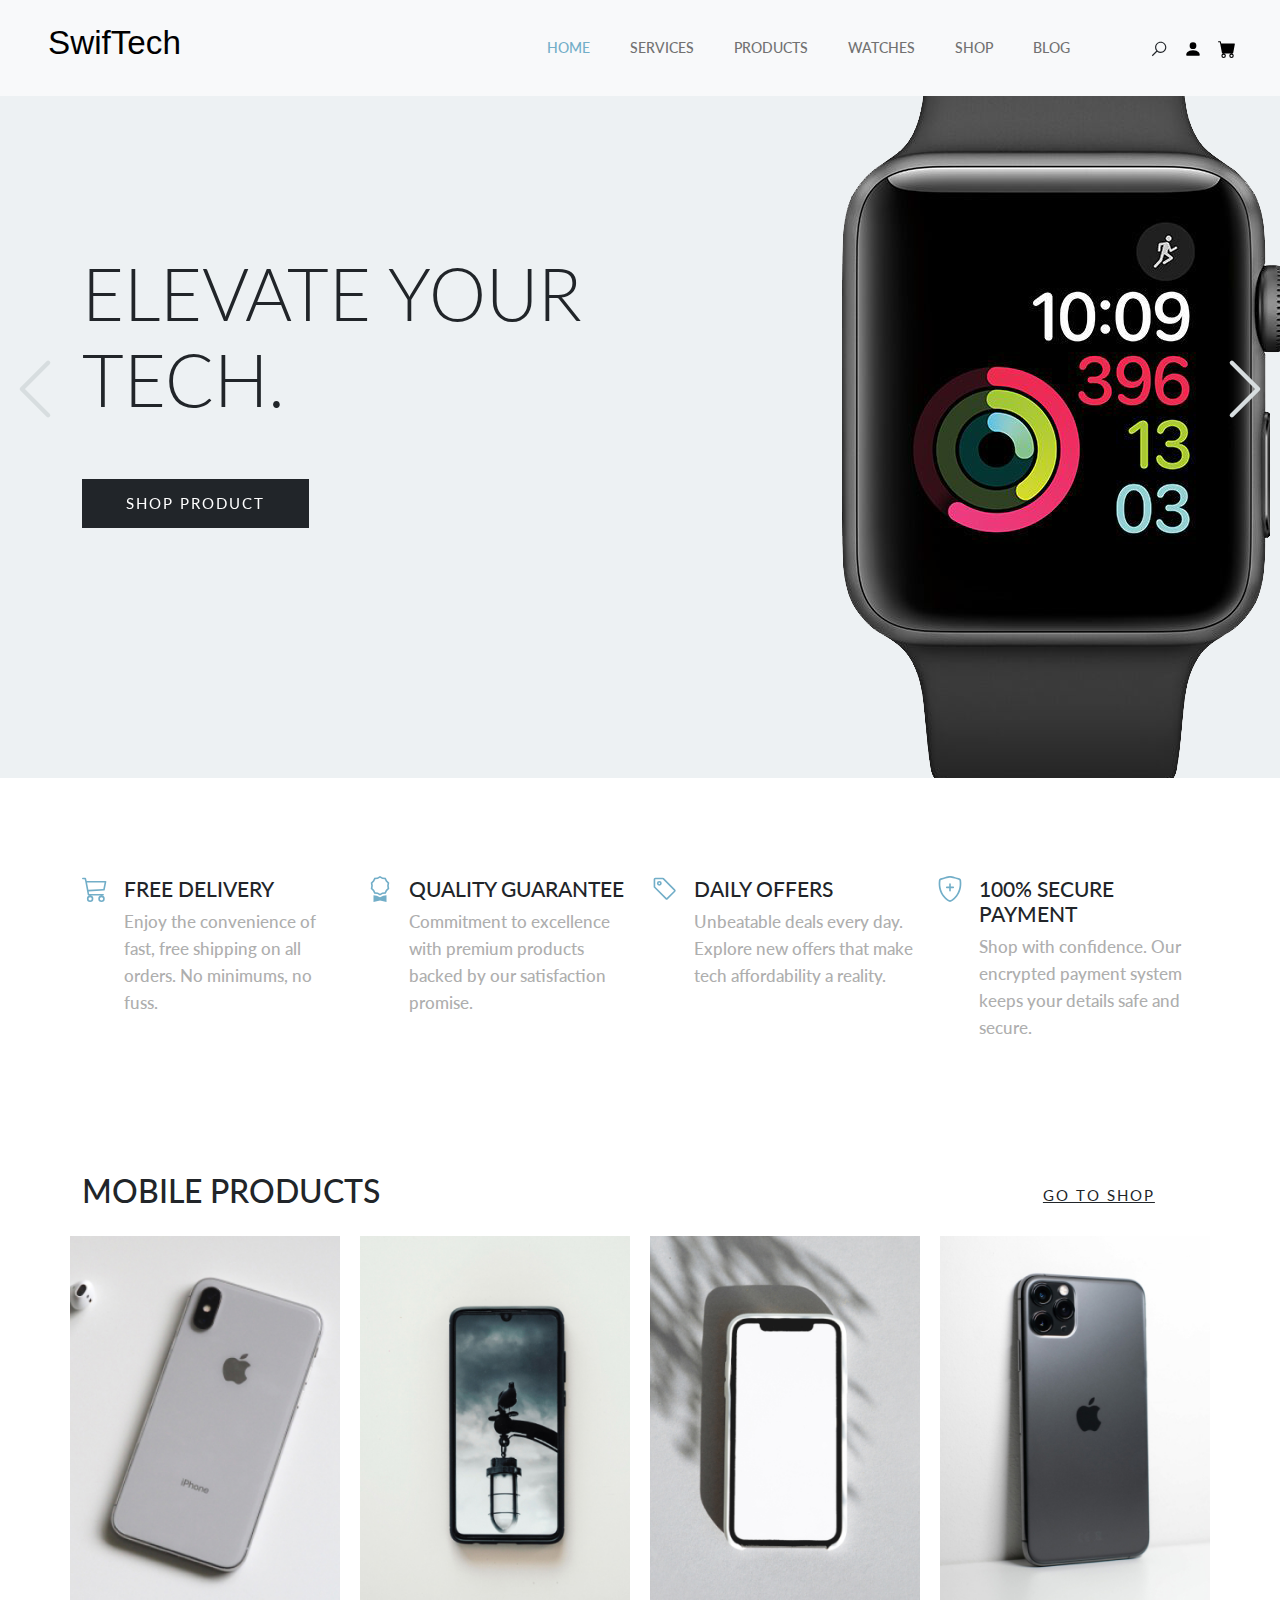
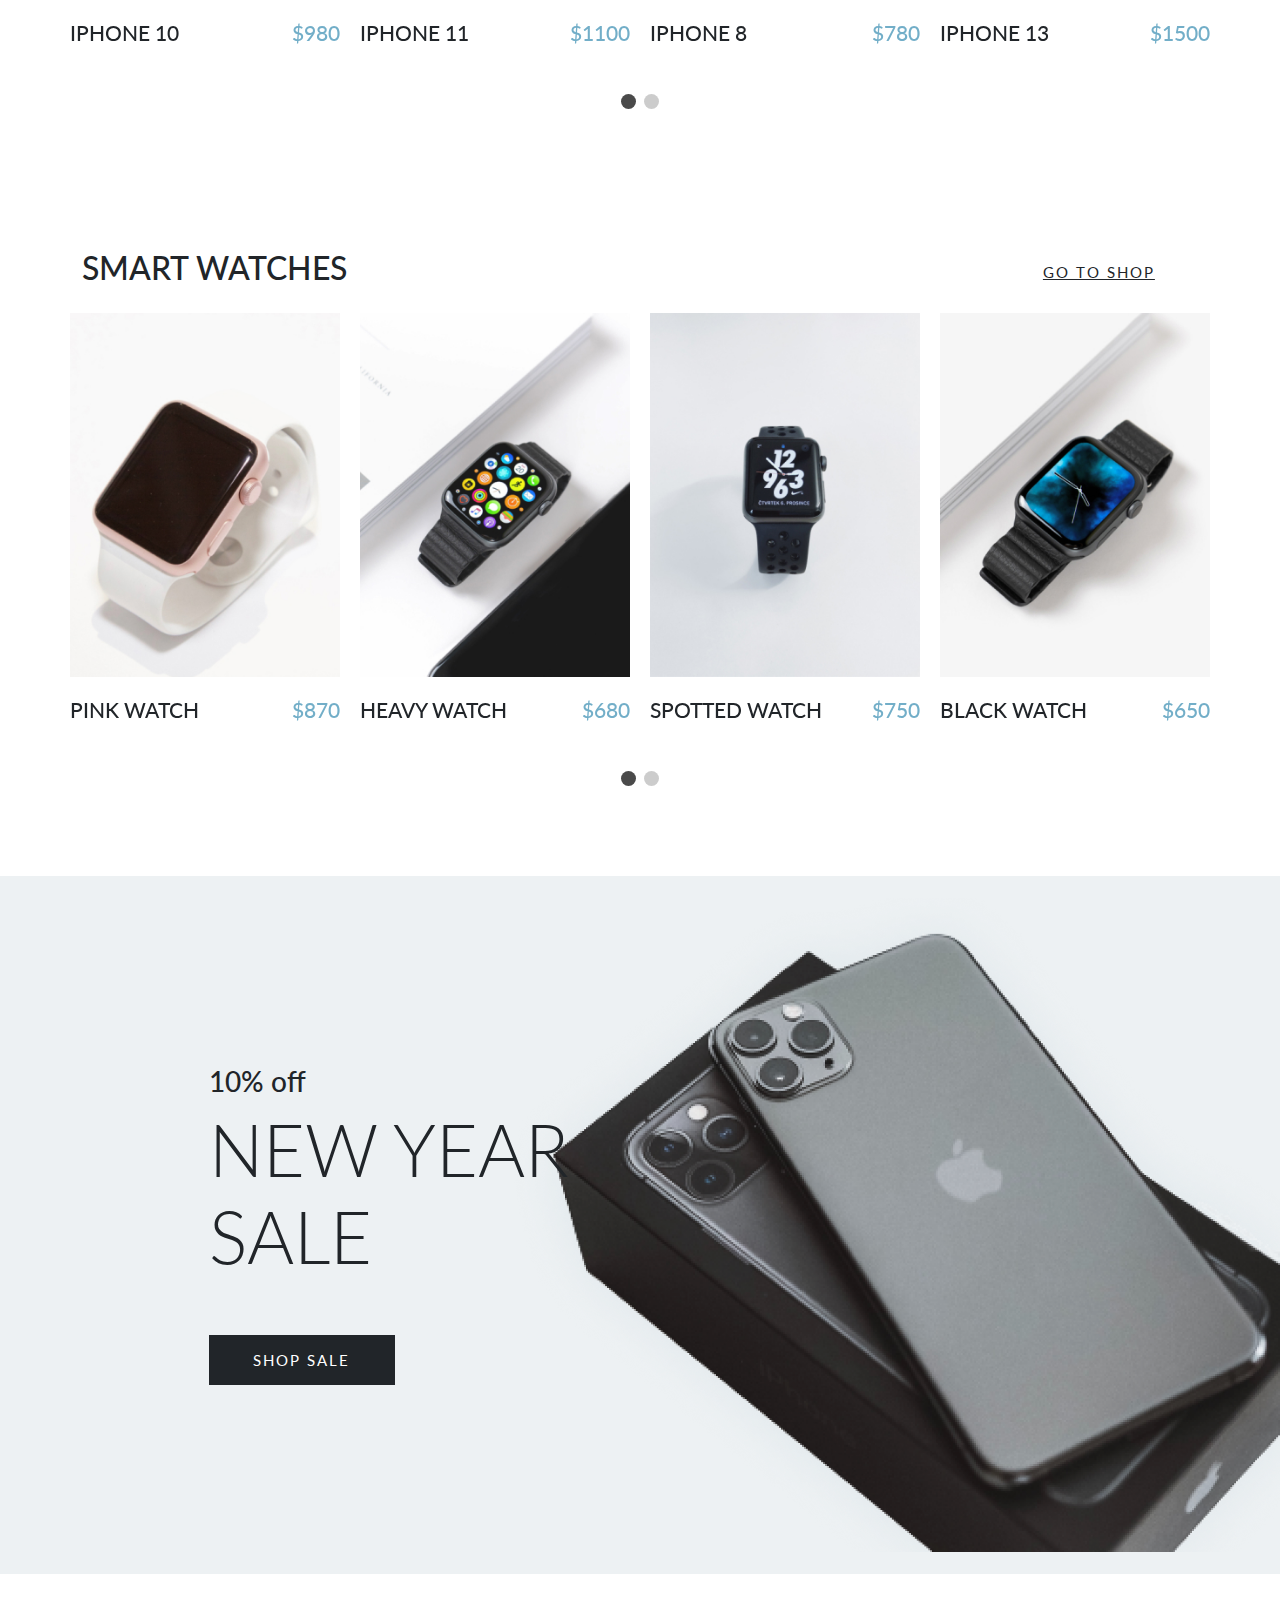
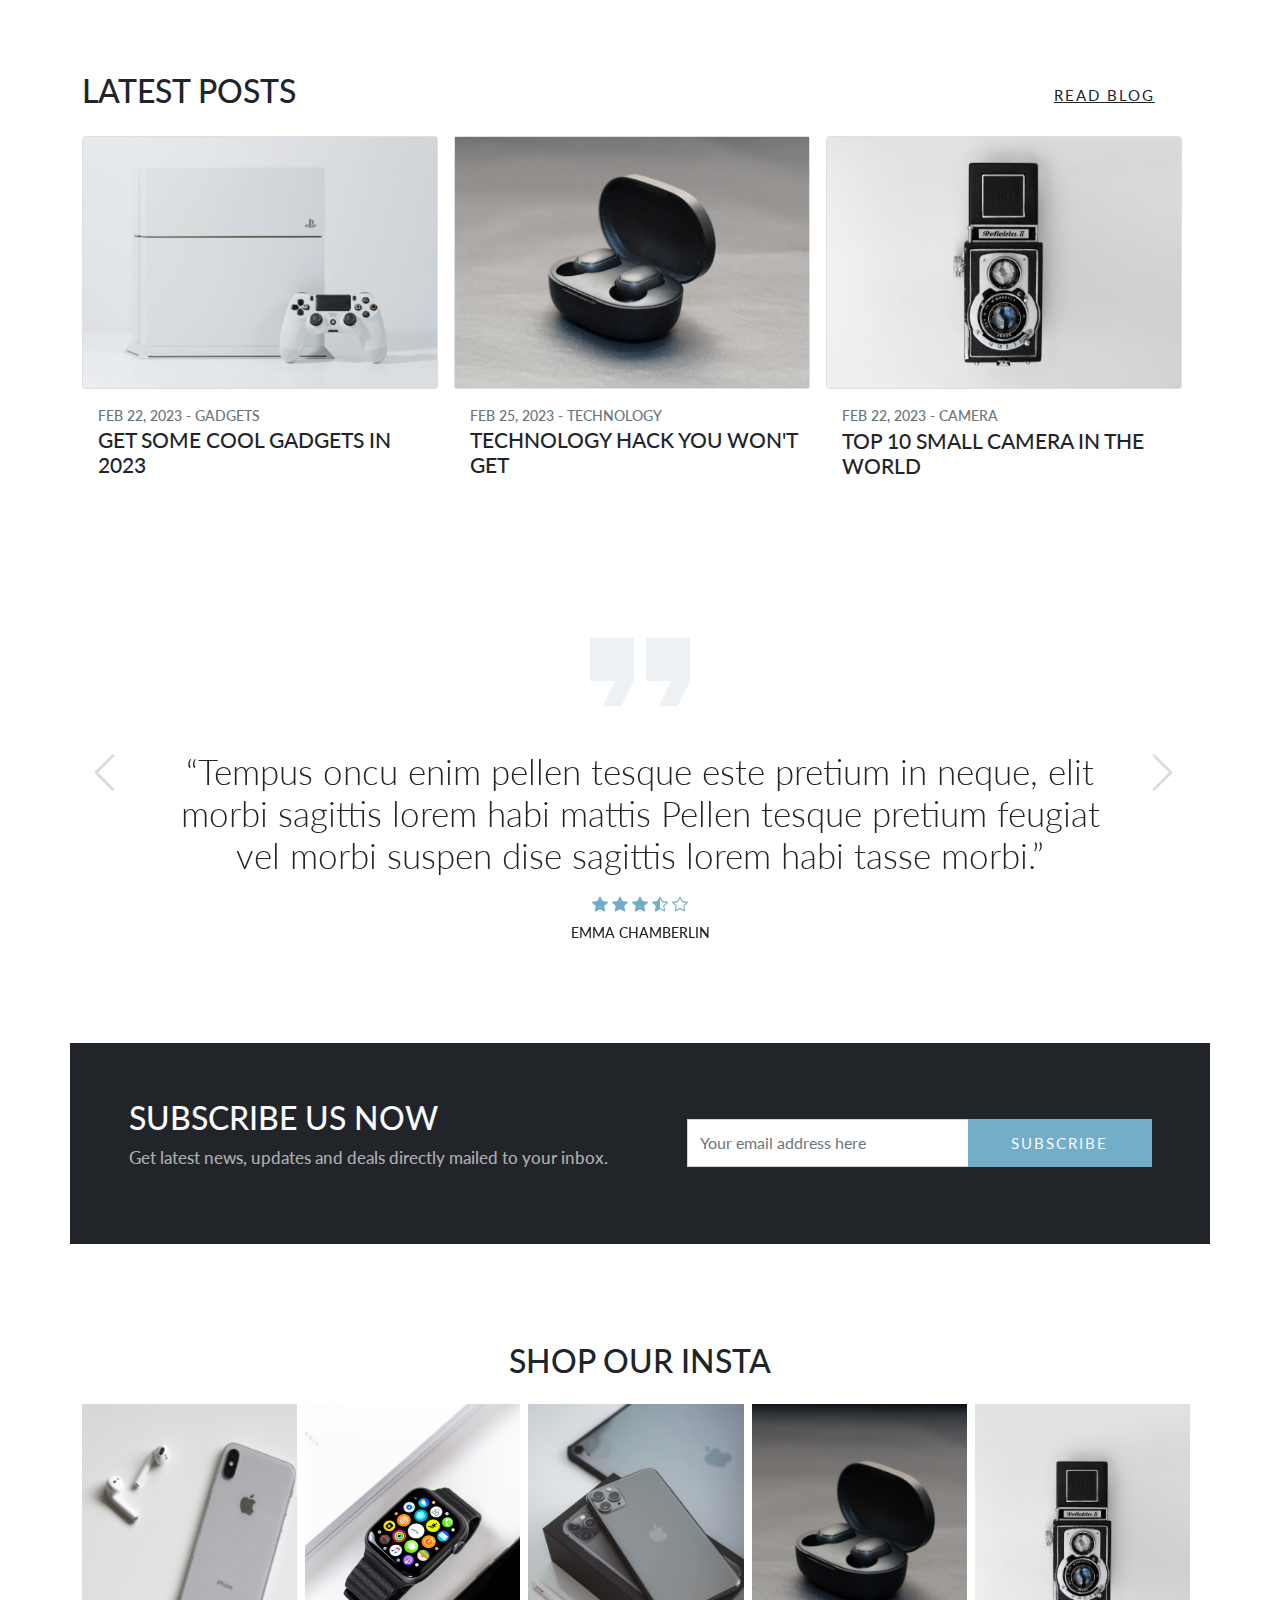
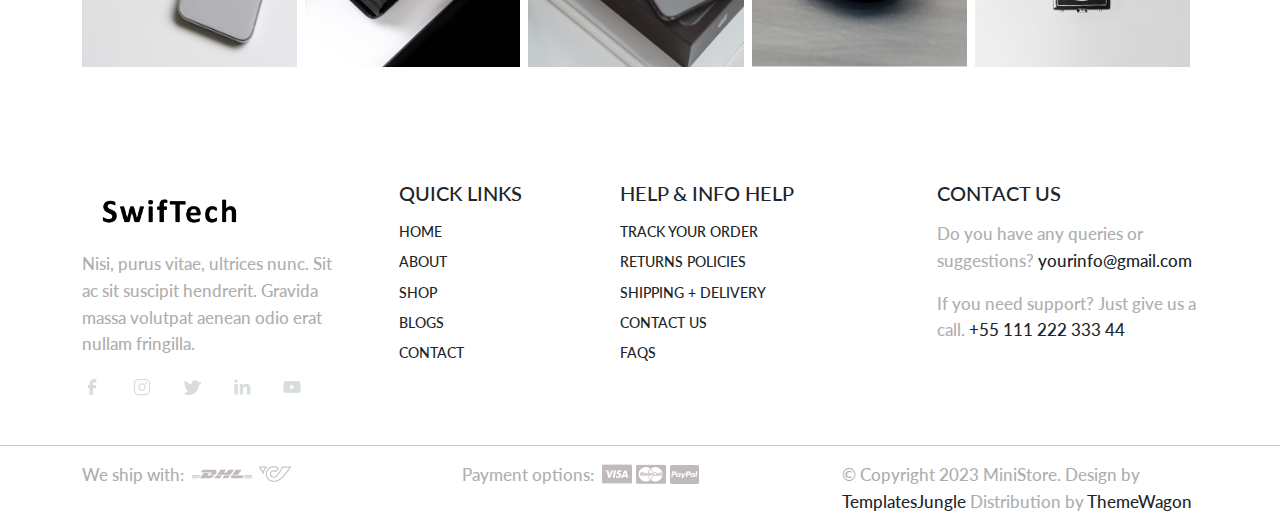
<file: index.html>
<!DOCTYPE html>
<html>
  <head>
    <title>Ministore</title>
    <meta charset="utf-8">
    <meta http-equiv="X-UA-Compatible" content="IE=edge">
    <meta name="viewport" content="width=device-width, initial-scale=1.0">
    <meta name="format-detection" content="telephone=no">
    <meta name="apple-mobile-web-app-capable" content="yes">
    <meta name="author" content="">
    <meta name="keywords" content="">
    <meta name="description" content="">
    <link rel="stylesheet" type="text/css" href="css/bootstrap.min.css">
    <link rel="stylesheet" type="text/css" href="style.css">
    <link rel="stylesheet" href="https://cdn.jsdelivr.net/npm/swiper@9/swiper-bundle.min.css" />
    <link rel="preconnect" href="https://fonts.googleapis.com">
    <link rel="preconnect" href="https://fonts.gstatic.com" crossorigin>
    <link href="https://fonts.googleapis.com/css2?family=Jost:wght@300;400;500&family=Lato:wght@300;400;700&display=swap" rel="stylesheet">
    
    <!-- script
    ================================================== -->
    <script src="js/modernizr.js"></script>
  </head>
  <body data-bs-spy="scroll" data-bs-target="#navbar" data-bs-root-margin="0px 0px -40%" data-bs-smooth-scroll="true" tabindex="0">
    <svg xmlns="http://www.w3.org/2000/svg" style="display: none;">
      <symbol id="search" xmlns="http://www.w3.org/2000/svg" viewBox="0 0 32 32">
        <title>Search</title>
        <path fill="currentColor" d="M19 3C13.488 3 9 7.488 9 13c0 2.395.84 4.59 2.25 6.313L3.281 27.28l1.439 1.44l7.968-7.969A9.922 9.922 0 0 0 19 23c5.512 0 10-4.488 10-10S24.512 3 19 3zm0 2c4.43 0 8 3.57 8 8s-3.57 8-8 8s-8-3.57-8-8s3.57-8 8-8z" />
      </symbol>
      <symbol xmlns="http://www.w3.org/2000/svg" id="user" viewBox="0 0 16 16">
        <path d="M3 14s-1 0-1-1 1-4 6-4 6 3 6 4-1 1-1 1H3Zm5-6a3 3 0 1 0 0-6 3 3 0 0 0 0 6Z" />
      </symbol>
      <symbol xmlns="http://www.w3.org/2000/svg" id="cart" viewBox="0 0 16 16">
        <path d="M0 1.5A.5.5 0 0 1 .5 1H2a.5.5 0 0 1 .485.379L2.89 3H14.5a.5.5 0 0 1 .491.592l-1.5 8A.5.5 0 0 1 13 12H4a.5.5 0 0 1-.491-.408L2.01 3.607 1.61 2H.5a.5.5 0 0 1-.5-.5zM5 12a2 2 0 1 0 0 4 2 2 0 0 0 0-4zm7 0a2 2 0 1 0 0 4 2 2 0 0 0 0-4zm-7 1a1 1 0 1 1 0 2 1 1 0 0 1 0-2zm7 0a1 1 0 1 1 0 2 1 1 0 0 1 0-2z" />
      </symbol>
      <svg xmlns="http://www.w3.org/2000/svg" id="chevron-left" viewBox="0 0 16 16">
        <path fill-rule="evenodd" d="M11.354 1.646a.5.5 0 0 1 0 .708L5.707 8l5.647 5.646a.5.5 0 0 1-.708.708l-6-6a.5.5 0 0 1 0-.708l6-6a.5.5 0 0 1 .708 0z" />
      </svg>
      <symbol xmlns="http://www.w3.org/2000/svg" id="chevron-right" viewBox="0 0 16 16">
        <path fill-rule="evenodd" d="M4.646 1.646a.5.5 0 0 1 .708 0l6 6a.5.5 0 0 1 0 .708l-6 6a.5.5 0 0 1-.708-.708L10.293 8 4.646 2.354a.5.5 0 0 1 0-.708z" />
      </symbol>
      <symbol xmlns="http://www.w3.org/2000/svg" id="cart-outline" viewBox="0 0 16 16">
        <path d="M0 1.5A.5.5 0 0 1 .5 1H2a.5.5 0 0 1 .485.379L2.89 3H14.5a.5.5 0 0 1 .49.598l-1 5a.5.5 0 0 1-.465.401l-9.397.472L4.415 11H13a.5.5 0 0 1 0 1H4a.5.5 0 0 1-.491-.408L2.01 3.607 1.61 2H.5a.5.5 0 0 1-.5-.5zM3.102 4l.84 4.479 9.144-.459L13.89 4H3.102zM5 12a2 2 0 1 0 0 4 2 2 0 0 0 0-4zm7 0a2 2 0 1 0 0 4 2 2 0 0 0 0-4zm-7 1a1 1 0 1 1 0 2 1 1 0 0 1 0-2zm7 0a1 1 0 1 1 0 2 1 1 0 0 1 0-2z" />
      </symbol>
      <symbol xmlns="http://www.w3.org/2000/svg" id="quality" viewBox="0 0 16 16">
        <path d="M9.669.864 8 0 6.331.864l-1.858.282-.842 1.68-1.337 1.32L2.6 6l-.306 1.854 1.337 1.32.842 1.68 1.858.282L8 12l1.669-.864 1.858-.282.842-1.68 1.337-1.32L13.4 6l.306-1.854-1.337-1.32-.842-1.68L9.669.864zm1.196 1.193.684 1.365 1.086 1.072L12.387 6l.248 1.506-1.086 1.072-.684 1.365-1.51.229L8 10.874l-1.355-.702-1.51-.229-.684-1.365-1.086-1.072L3.614 6l-.25-1.506 1.087-1.072.684-1.365 1.51-.229L8 1.126l1.356.702 1.509.229z" />
        <path d="M4 11.794V16l4-1 4 1v-4.206l-2.018.306L8 13.126 6.018 12.1 4 11.794z" />
      </symbol>
      <symbol xmlns="http://www.w3.org/2000/svg" id="price-tag" viewBox="0 0 16 16">
        <path d="M6 4.5a1.5 1.5 0 1 1-3 0 1.5 1.5 0 0 1 3 0zm-1 0a.5.5 0 1 0-1 0 .5.5 0 0 0 1 0z" />
        <path d="M2 1h4.586a1 1 0 0 1 .707.293l7 7a1 1 0 0 1 0 1.414l-4.586 4.586a1 1 0 0 1-1.414 0l-7-7A1 1 0 0 1 1 6.586V2a1 1 0 0 1 1-1zm0 5.586 7 7L13.586 9l-7-7H2v4.586z" />
      </symbol>
      <symbol xmlns="http://www.w3.org/2000/svg" id="shield-plus" viewBox="0 0 16 16">
        <path d="M5.338 1.59a61.44 61.44 0 0 0-2.837.856.481.481 0 0 0-.328.39c-.554 4.157.726 7.19 2.253 9.188a10.725 10.725 0 0 0 2.287 2.233c.346.244.652.42.893.533.12.057.218.095.293.118a.55.55 0 0 0 .101.025.615.615 0 0 0 .1-.025c.076-.023.174-.061.294-.118.24-.113.547-.29.893-.533a10.726 10.726 0 0 0 2.287-2.233c1.527-1.997 2.807-5.031 2.253-9.188a.48.48 0 0 0-.328-.39c-.651-.213-1.75-.56-2.837-.855C9.552 1.29 8.531 1.067 8 1.067c-.53 0-1.552.223-2.662.524zM5.072.56C6.157.265 7.31 0 8 0s1.843.265 2.928.56c1.11.3 2.229.655 2.887.87a1.54 1.54 0 0 1 1.044 1.262c.596 4.477-.787 7.795-2.465 9.99a11.775 11.775 0 0 1-2.517 2.453 7.159 7.159 0 0 1-1.048.625c-.28.132-.581.24-.829.24s-.548-.108-.829-.24a7.158 7.158 0 0 1-1.048-.625 11.777 11.777 0 0 1-2.517-2.453C1.928 10.487.545 7.169 1.141 2.692A1.54 1.54 0 0 1 2.185 1.43 62.456 62.456 0 0 1 5.072.56z" />
        <path d="M8 4.5a.5.5 0 0 1 .5.5v1.5H10a.5.5 0 0 1 0 1H8.5V9a.5.5 0 0 1-1 0V7.5H6a.5.5 0 0 1 0-1h1.5V5a.5.5 0 0 1 .5-.5z" />
      </symbol>
      <symbol xmlns="http://www.w3.org/2000/svg" id="star-fill" viewBox="0 0 16 16">
        <path d="M3.612 15.443c-.386.198-.824-.149-.746-.592l.83-4.73L.173 6.765c-.329-.314-.158-.888.283-.95l4.898-.696L7.538.792c.197-.39.73-.39.927 0l2.184 4.327 4.898.696c.441.062.612.636.282.95l-3.522 3.356.83 4.73c.078.443-.36.79-.746.592L8 13.187l-4.389 2.256z" />
      </symbol>
      <symbol xmlns="http://www.w3.org/2000/svg" id="star-empty" viewBox="0 0 16 16">
        <path d="M2.866 14.85c-.078.444.36.791.746.593l4.39-2.256 4.389 2.256c.386.198.824-.149.746-.592l-.83-4.73 3.522-3.356c.33-.314.16-.888-.282-.95l-4.898-.696L8.465.792a.513.513 0 0 0-.927 0L5.354 5.12l-4.898.696c-.441.062-.612.636-.283.95l3.523 3.356-.83 4.73zm4.905-2.767-3.686 1.894.694-3.957a.565.565 0 0 0-.163-.505L1.71 6.745l4.052-.576a.525.525 0 0 0 .393-.288L8 2.223l1.847 3.658a.525.525 0 0 0 .393.288l4.052.575-2.906 2.77a.565.565 0 0 0-.163.506l.694 3.957-3.686-1.894a.503.503 0 0 0-.461 0z" />
      </symbol>
      <symbol xmlns="http://www.w3.org/2000/svg" id="star-half" viewBox="0 0 16 16">
        <path d="M5.354 5.119 7.538.792A.516.516 0 0 1 8 .5c.183 0 .366.097.465.292l2.184 4.327 4.898.696A.537.537 0 0 1 16 6.32a.548.548 0 0 1-.17.445l-3.523 3.356.83 4.73c.078.443-.36.79-.746.592L8 13.187l-4.389 2.256a.52.52 0 0 1-.146.05c-.342.06-.668-.254-.6-.642l.83-4.73L.173 6.765a.55.55 0 0 1-.172-.403.58.58 0 0 1 .085-.302.513.513 0 0 1 .37-.245l4.898-.696zM8 12.027a.5.5 0 0 1 .232.056l3.686 1.894-.694-3.957a.565.565 0 0 1 .162-.505l2.907-2.77-4.052-.576a.525.525 0 0 1-.393-.288L8.001 2.223 8 2.226v9.8z" />
      </symbol>
      <symbol xmlns="http://www.w3.org/2000/svg" id="quote" viewBox="0 0 24 24">
        <path fill="currentColor" d="m15 17l2-4h-4V6h7v7l-2 4h-3Zm-9 0l2-4H4V6h7v7l-2 4H6Z" />
      </symbol>
      <symbol xmlns="http://www.w3.org/2000/svg" id="facebook" viewBox="0 0 24 24">
        <path fill="currentColor" d="M9.198 21.5h4v-8.01h3.604l.396-3.98h-4V7.5a1 1 0 0 1 1-1h3v-4h-3a5 5 0 0 0-5 5v2.01h-2l-.396 3.98h2.396v8.01Z" />
      </symbol>
      <symbol xmlns="http://www.w3.org/2000/svg" id="youtube" viewBox="0 0 32 32">
        <path fill="currentColor" d="M29.41 9.26a3.5 3.5 0 0 0-2.47-2.47C24.76 6.2 16 6.2 16 6.2s-8.76 0-10.94.59a3.5 3.5 0 0 0-2.47 2.47A36.13 36.13 0 0 0 2 16a36.13 36.13 0 0 0 .59 6.74a3.5 3.5 0 0 0 2.47 2.47c2.18.59 10.94.59 10.94.59s8.76 0 10.94-.59a3.5 3.5 0 0 0 2.47-2.47A36.13 36.13 0 0 0 30 16a36.13 36.13 0 0 0-.59-6.74ZM13.2 20.2v-8.4l7.27 4.2Z" />
      </symbol>
      <symbol xmlns="http://www.w3.org/2000/svg" id="twitter" viewBox="0 0 256 256">
        <path fill="currentColor" d="m245.66 77.66l-29.9 29.9C209.72 177.58 150.67 232 80 232c-14.52 0-26.49-2.3-35.58-6.84c-7.33-3.67-10.33-7.6-11.08-8.72a8 8 0 0 1 3.85-11.93c.26-.1 24.24-9.31 39.47-26.84a110.93 110.93 0 0 1-21.88-24.2c-12.4-18.41-26.28-50.39-22-98.18a8 8 0 0 1 13.65-4.92c.35.35 33.28 33.1 73.54 43.72V88a47.87 47.87 0 0 1 14.36-34.3A46.87 46.87 0 0 1 168.1 40a48.66 48.66 0 0 1 41.47 24H240a8 8 0 0 1 5.66 13.66Z" />
      </symbol>
      <symbol xmlns="http://www.w3.org/2000/svg" id="instagram" viewBox="0 0 256 256">
        <path fill="currentColor" d="M128 80a48 48 0 1 0 48 48a48.05 48.05 0 0 0-48-48Zm0 80a32 32 0 1 1 32-32a32 32 0 0 1-32 32Zm48-136H80a56.06 56.06 0 0 0-56 56v96a56.06 56.06 0 0 0 56 56h96a56.06 56.06 0 0 0 56-56V80a56.06 56.06 0 0 0-56-56Zm40 152a40 40 0 0 1-40 40H80a40 40 0 0 1-40-40V80a40 40 0 0 1 40-40h96a40 40 0 0 1 40 40ZM192 76a12 12 0 1 1-12-12a12 12 0 0 1 12 12Z" />
      </symbol>
      <symbol xmlns="http://www.w3.org/2000/svg" id="linkedin" viewBox="0 0 24 24">
        <path fill="currentColor" d="M6.94 5a2 2 0 1 1-4-.002a2 2 0 0 1 4 .002zM7 8.48H3V21h4V8.48zm6.32 0H9.34V21h3.94v-6.57c0-3.66 4.77-4 4.77 0V21H22v-7.93c0-6.17-7.06-5.94-8.72-2.91l.04-1.68z" />
      </symbol>
      <symbol xmlns="http://www.w3.org/2000/svg" id="nav-icon" viewBox="0 0 16 16">
        <path d="M14 10.5a.5.5 0 0 0-.5-.5h-3a.5.5 0 0 0 0 1h3a.5.5 0 0 0 .5-.5zm0-3a.5.5 0 0 0-.5-.5h-7a.5.5 0 0 0 0 1h7a.5.5 0 0 0 .5-.5zm0-3a.5.5 0 0 0-.5-.5h-11a.5.5 0 0 0 0 1h11a.5.5 0 0 0 .5-.5z" />
      </symbol>
      <symbol xmlns="http://www.w3.org/2000/svg" id="close" viewBox="0 0 16 16">
        <path d="M2.146 2.854a.5.5 0 1 1 .708-.708L8 7.293l5.146-5.147a.5.5 0 0 1 .708.708L8.707 8l5.147 5.146a.5.5 0 0 1-.708.708L8 8.707l-5.146 5.147a.5.5 0 0 1-.708-.708L7.293 8 2.146 2.854Z" />
      </symbol>
      <symbol xmlns="http://www.w3.org/2000/svg" id="navbar-icon" viewBox="0 0 16 16">
        <path d="M14 10.5a.5.5 0 0 0-.5-.5h-3a.5.5 0 0 0 0 1h3a.5.5 0 0 0 .5-.5zm0-3a.5.5 0 0 0-.5-.5h-7a.5.5 0 0 0 0 1h7a.5.5 0 0 0 .5-.5zm0-3a.5.5 0 0 0-.5-.5h-11a.5.5 0 0 0 0 1h11a.5.5 0 0 0 .5-.5z" />
      </symbol>
    </svg>  

    <div class="search-popup">
        <div class="search-popup-container">

          <form role="search" method="get" class="search-form" action="">
            <input type="search" id="search-form" class="search-field" placeholder="Type and press enter" value="" name="s" />
            <button type="submit" class="search-submit"><svg class="search"><use xlink:href="#search"></use></svg></button>
          </form>

          <h5 class="cat-list-title">Browse Categories</h5>
          
          <ul class="cat-list">
            <li class="cat-list-item">
              <a href="#" title="Mobile Phones">Mobile Phones</a>
            </li>
            <li class="cat-list-item">
              <a href="#" title="Smart Watches">Smart Watches</a>
            </li>
            <li class="cat-list-item">
              <a href="#" title="Headphones">Headphones</a>
            </li>
            <li class="cat-list-item">
              <a href="#" title="Accessories">Accessories</a>
            </li>
            <li class="cat-list-item">
              <a href="#" title="Monitors">Monitors</a>
            </li>
            <li class="cat-list-item">
              <a href="#" title="Speakers">Speakers</a>
            </li>
            <li class="cat-list-item">
              <a href="#" title="Memory Cards">Memory Cards</a>
            </li>
          </ul>

        </div>
    </div>
    <div id="navbar-container"></div>


    <section id="billboard" class="position-relative overflow-hidden bg-light-blue">
      <div class="swiper main-swiper">
        <div class="swiper-wrapper">
          <div class="swiper-slide">
            <div class="container">
              <div class="row d-flex align-items-center">
                <div class="col-md-6">
                  <div class="banner-content">
                    <h1 class="display-2 text-uppercase text-dark pb-5">Elevate Your Tech.</h1>
                    <a href="shop.html" class="btn btn-medium btn-dark text-uppercase btn-rounded-none">Shop Product</a>
                  </div>
                </div>
                <div class="col-md-5">
                  <div class="image-holder">
                    <img src="images/apple-watch-hero.png" alt="banner">
                  </div>
                </div>
              </div>
            </div>
          </div>
          <div class="swiper-slide">
            <div class="container">
              <div class="row d-flex flex-wrap align-items-center">
                <div class="col-md-6">
                  <div class="banner-content">
                    <h1 class="display-2 text-uppercase text-dark pb-5">Tech Deals You Won't Believe</h1>
                    <a href="shop.html" class="btn btn-medium btn-dark text-uppercase btn-rounded-none">Shop Product</a>
                  </div>
                </div>
                <div class="col-md-5">
                  <div class="image-holder">
                    <img src="images/airpods-img.png" alt="banner" id="banner-img-2">
                  </div>
                </div>
              </div>
            </div>
          </div>
        </div>
      </div>
      <div class="swiper-icon swiper-arrow swiper-arrow-prev">
        <svg class="chevron-left">
          <use xlink:href="#chevron-left" />
        </svg>
      </div>
      <div class="swiper-icon swiper-arrow swiper-arrow-next">
        <svg class="chevron-right">
          <use xlink:href="#chevron-right" />
        </svg>
      </div>
    </section>
    <section id="company-services" class="padding-large">
      <div class="container">
        <div class="row">
          <div class="col-lg-3 col-md-6 pb-3">
            <div class="icon-box d-flex">
              <div class="icon-box-icon pe-3 pb-3">
                <svg class="cart-outline">
                  <use xlink:href="#cart-outline" />
                </svg>
              </div>
              <div class="icon-box-content">
                <h3 class="card-title text-uppercase text-dark">Free delivery</h3>
                <p>Enjoy the convenience of fast, free shipping on all orders. No minimums, no fuss.</p>
              </div>
            </div>
          </div>
          <div class="col-lg-3 col-md-6 pb-3">
            <div class="icon-box d-flex">
              <div class="icon-box-icon pe-3 pb-3">
                <svg class="quality">
                  <use xlink:href="#quality" />
                </svg>
              </div>
              <div class="icon-box-content">
                <h3 class="card-title text-uppercase text-dark">Quality guarantee</h3>
                <p>Commitment to excellence with premium products backed by our satisfaction promise.</p>
              </div>
            </div>
          </div>
          <div class="col-lg-3 col-md-6 pb-3">
            <div class="icon-box d-flex">
              <div class="icon-box-icon pe-3 pb-3">
                <svg class="price-tag">
                  <use xlink:href="#price-tag" />
                </svg>
              </div>
              <div class="icon-box-content">
                <h3 class="card-title text-uppercase text-dark">Daily offers</h3>
                <p>Unbeatable deals every day. Explore new offers that make tech affordability a reality.</p>
              </div>
            </div>
          </div>
          <div class="col-lg-3 col-md-6 pb-3">
            <div class="icon-box d-flex">
              <div class="icon-box-icon pe-3 pb-3">
                <svg class="shield-plus">
                  <use xlink:href="#shield-plus" />
                </svg>
              </div>
              <div class="icon-box-content">
                <h3 class="card-title text-uppercase text-dark">100% secure payment</h3>
                <p>Shop with confidence. Our encrypted payment system keeps your details safe and secure.</p>
              </div>
            </div>
          </div>
        </div>
      </div>
    </section>
    <section id="mobile-products" class="product-store position-relative padding-large no-padding-top">
      <div class="container">
        <div class="row">
          <div class="display-header d-flex justify-content-between pb-3">
            <h2 class="display-7 text-dark text-uppercase">Mobile Products</h2>
            <div class="btn-right">
              <a href="shop.html" class="btn btn-medium btn-normal text-uppercase">Go to Shop</a>
            </div>
          </div>
          <div class="swiper product-swiper">
            <div class="swiper-wrapper">
              <div class="swiper-slide">
                <div class="product-card position-relative">
                  <div class="image-holder">
                    <img src="images/product-item1.jpg" alt="product-item" class="img-fluid">
                  </div>
                  <div class="cart-concern position-absolute">
                    <div class="cart-button d-flex">
                      <a href="#" class="btn btn-medium btn-black">Add to Cart<svg class="cart-outline"><use xlink:href="#cart-outline"></use></svg></a>
                    </div>
                  </div>
                  <div class="card-detail d-flex justify-content-between align-items-baseline pt-3">
                    <h3 class="card-title text-uppercase">
                      <a href="#">Iphone 10</a>
                    </h3>
                    <span class="item-price text-primary">$980</span>
                  </div>
                </div>
              </div>
              <div class="swiper-slide">
                <div class="product-card position-relative">
                  <div class="image-holder">
                    <img src="images/product-item2.jpg" alt="product-item" class="img-fluid">
                  </div>
                  <div class="cart-concern position-absolute">
                    <div class="cart-button d-flex">
                      <a href="#" class="btn btn-medium btn-black">Add to Cart<svg class="cart-outline"><use xlink:href="#cart-outline"></use></svg></a>
                    </div>
                  </div>
                  <div class="card-detail d-flex justify-content-between align-items-baseline pt-3">
                    <h3 class="card-title text-uppercase">
                      <a href="#">Iphone 11</a>
                    </h3>
                    <span class="item-price text-primary">$1100</span>
                  </div>
                </div>
              </div>
              <div class="swiper-slide">
                <div class="product-card position-relative">
                  <div class="image-holder">
                    <img src="images/product-item3.jpg" alt="product-item" class="img-fluid">
                  </div>
                  <div class="cart-concern position-absolute">
                    <div class="cart-button d-flex">
                      <a href="#" class="btn btn-medium btn-black">Add to Cart<svg class="cart-outline"><use xlink:href="#cart-outline"></use></svg></a>
                    </div>
                  </div>
                  <div class="card-detail d-flex justify-content-between align-items-baseline pt-3">
                    <h3 class="card-title text-uppercase">
                      <a href="#">Iphone 8</a>
                    </h3>
                    <span class="item-price text-primary">$780</span>
                  </div>
                </div>
              </div>
              <div class="swiper-slide">
                <div class="product-card position-relative">
                  <div class="image-holder">
                    <img src="images/product-item4.jpg" alt="product-item" class="img-fluid">
                  </div>
                  <div class="cart-concern position-absolute">
                    <div class="cart-button d-flex">
                      <a href="#" class="btn btn-medium btn-black">Add to Cart<svg class="cart-outline"><use xlink:href="#cart-outline"></use></svg></a>
                    </div>
                  </div>
                  <div class="card-detail d-flex justify-content-between align-items-baseline pt-3">
                    <h3 class="card-title text-uppercase">
                      <a href="#">Iphone 13</a>
                    </h3>
                    <span class="item-price text-primary">$1500</span>
                  </div>
                </div>
              </div>
              <div class="swiper-slide">
                <div class="product-card position-relative">
                  <div class="image-holder">
                    <img src="images/product-item5.jpg" alt="product-item" class="img-fluid">
                  </div>
                  <div class="cart-concern position-absolute">
                    <div class="cart-button d-flex">
                      <a href="#" class="btn btn-medium btn-black">Add to Cart<svg class="cart-outline"><use xlink:href="#cart-outline"></use></svg></a>
                    </div>
                  </div>
                  <div class="card-detail d-flex justify-content-between align-items-baseline pt-3">
                    <h3 class="card-title text-uppercase">
                      <a href="#">Iphone 12</a>
                    </h3>
                    <span class="item-price text-primary">$1300</span>
                  </div>
                </div>
              </div>
            </div>
          </div>
        </div>
      </div>
      <div class="swiper-pagination position-absolute text-center"></div>
    </section>
    <section id="smart-watches" class="product-store padding-large position-relative">
      <div class="container">
        <div class="row">
          <div class="display-header d-flex justify-content-between pb-3">
            <h2 class="display-7 text-dark text-uppercase">Smart Watches</h2>
            <div class="btn-right">
              <a href="shop.html" class="btn btn-medium btn-normal text-uppercase">Go to Shop</a>
            </div>
          </div>
          <div class="swiper product-watch-swiper">
            <div class="swiper-wrapper">
              <div class="swiper-slide">
                <div class="product-card position-relative">
                  <div class="image-holder">
                    <img src="images/product-item6.jpg" alt="product-item" class="img-fluid">
                  </div>
                  <div class="cart-concern position-absolute">
                    <div class="cart-button d-flex">
                      <a href="#" class="btn btn-medium btn-black">Add to Cart<svg class="cart-outline"><use xlink:href="#cart-outline"></use></svg></a>
                    </div>
                  </div>
                  <div class="card-detail d-flex justify-content-between align-items-baseline pt-3">
                    <h3 class="card-title text-uppercase">
                      <a href="#">Pink watch</a>
                    </h3>
                    <span class="item-price text-primary">$870</span>
                  </div>
                </div>
              </div>
              <div class="swiper-slide">
                <div class="product-card position-relative">
                  <div class="image-holder">
                    <img src="images/product-item7.jpg" alt="product-item" class="img-fluid">
                  </div>
                  <div class="cart-concern position-absolute">
                    <div class="cart-button d-flex">
                      <a href="#" class="btn btn-medium btn-black">Add to Cart<svg class="cart-outline"><use xlink:href="#cart-outline"></use></svg></a>
                    </div>
                  </div>
                  <div class="card-detail d-flex justify-content-between align-items-baseline pt-3">
                    <h3 class="card-title text-uppercase">
                      <a href="#">Heavy watch</a>
                    </h3>
                    <span class="item-price text-primary">$680</span>
                  </div>
                </div>
              </div>
              <div class="swiper-slide">
                <div class="product-card position-relative">
                  <div class="image-holder">
                    <img src="images/product-item8.jpg" alt="product-item" class="img-fluid">
                  </div>
                  <div class="cart-concern position-absolute">
                    <div class="cart-button d-flex">
                      <a href="#" class="btn btn-medium btn-black">Add to Cart<svg class="cart-outline"><use xlink:href="#cart-outline"></use></svg></a>
                    </div>
                  </div>
                  <div class="card-detail d-flex justify-content-between align-items-baseline pt-3">
                    <h3 class="card-title text-uppercase">
                      <a href="#">spotted watch</a>
                    </h3>
                    <span class="item-price text-primary">$750</span>
                  </div>
                </div>
              </div>
              <div class="swiper-slide">
                <div class="product-card position-relative">
                  <div class="image-holder">
                    <img src="images/product-item9.jpg" alt="product-item" class="img-fluid">
                  </div>
                  <div class="cart-concern position-absolute">
                    <div class="cart-button d-flex">
                      <a href="#" class="btn btn-medium btn-black">Add to Cart<svg class="cart-outline"><use xlink:href="#cart-outline"></use></svg></a>
                    </div>
                  </div>
                  <div class="card-detail d-flex justify-content-between align-items-baseline pt-3">
                    <h3 class="card-title text-uppercase">
                      <a href="#">black watch</a>
                    </h3>
                    <span class="item-price text-primary">$650</span>
                  </div>
                </div>
              </div>
              <div class="swiper-slide">
                <div class="product-card position-relative">
                  <div class="image-holder">
                    <img src="images/product-item10.jpg" alt="product-item" class="img-fluid">
                  </div>
                  <div class="cart-concern position-absolute">
                    <div class="cart-button d-flex">
                      <a href="#" class="btn btn-medium btn-black">Add to Cart<svg class="cart-outline"><use xlink:href="#cart-outline"></use></svg></a>
                    </div>
                  </div>
                  <div class="card-detail d-flex justify-content-between pt-3">
                    <h3 class="card-title text-uppercase">
                      <a href="#">black watch</a>
                    </h3>
                    <span class="item-price text-primary">$750</span>
                  </div>
                </div>
              </div>
            </div>
          </div>
        </div>
      </div>
      <div class="swiper-pagination position-absolute text-center"></div>
    </section>
    <section id="yearly-sale" class="bg-light-blue overflow-hidden mt-5 padding-xlarge" style="background-image: url('images/single-image1.png');background-position: right; background-repeat: no-repeat;">
      <div class="row d-flex flex-wrap align-items-center">
        <div class="col-md-6 col-sm-12">
          <div class="text-content offset-4 padding-medium">
            <h3>10% off</h3>
            <h2 class="display-2 pb-5 text-uppercase text-dark">New year sale</h2>
            <a href="shop.html" class="btn btn-medium btn-dark text-uppercase btn-rounded-none">Shop Sale</a>
          </div>
        </div>
        <div class="col-md-6 col-sm-12">
          
        </div>
      </div>
    </section>
    <section id="latest-blog" class="padding-large">
      <div class="container">
        <div class="row">
          <div class="display-header d-flex justify-content-between pb-3">
            <h2 class="display-7 text-dark text-uppercase">Latest Posts</h2>
            <div class="btn-right">
              <a href="blog.html" class="btn btn-medium btn-normal text-uppercase">Read Blog</a>
            </div>
          </div>
          <div class="post-grid d-flex flex-wrap justify-content-between">
            <div class="col-lg-4 col-sm-12">
              <div class="card border-none me-3">
                <div class="card-image">
                  <img src="images/post-item1.jpg" alt="" class="img-fluid">
                </div>
              </div>
              <div class="card-body text-uppercase">
                <div class="card-meta text-muted">
                  <span class="meta-date">feb 22, 2023</span>
                  <span class="meta-category">- Gadgets</span>
                </div>
                <h3 class="card-title">
                  <a href="#">Get some cool gadgets in 2023</a>
                </h3>
              </div>
            </div>
            <div class="col-lg-4 col-sm-12">
              <div class="card border-none me-3">
                <div class="card-image">
                  <img src="images/post-item2.jpg" alt="" class="img-fluid">
                </div>
              </div>
              <div class="card-body text-uppercase">
                <div class="card-meta text-muted">
                  <span class="meta-date">feb 25, 2023</span>
                  <span class="meta-category">- Technology</span>
                </div>
                <h3 class="card-title">
                  <a href="#">Technology Hack You Won't Get</a>
                </h3>
              </div>
            </div>
            <div class="col-lg-4 col-sm-12">
              <div class="card border-none me-3">
                <div class="card-image">
                  <img src="images/post-item3.jpg" alt="" class="img-fluid">
                </div>
              </div>
              <div class="card-body text-uppercase">
                <div class="card-meta text-muted">
                  <span class="meta-date">feb 22, 2023</span>
                  <span class="meta-category">- Camera</span>
                </div>
                <h3 class="card-title">
                  <a href="#">Top 10 Small Camera In The World</a>
                </h3>
              </div>
            </div>
          </div>
        </div>
      </div>
    </section>
    <section id="testimonials" class="position-relative">
      <div class="container">
        <div class="row">
          <div class="review-content position-relative">
            <div class="swiper-icon swiper-arrow swiper-arrow-prev position-absolute d-flex align-items-center">
              <svg class="chevron-left">
                <use xlink:href="#chevron-left" />
              </svg>
            </div>
            <div class="swiper testimonial-swiper">
              <div class="quotation text-center">
                <svg class="quote">
                  <use xlink:href="#quote" />
                </svg>
              </div>
              <div class="swiper-wrapper">
                <div class="swiper-slide text-center d-flex justify-content-center">
                  <div class="review-item col-md-10">
                    <i class="icon icon-review"></i>
                    <blockquote>“Tempus oncu enim pellen tesque este pretium in neque, elit morbi sagittis lorem habi mattis Pellen tesque pretium feugiat vel morbi suspen dise sagittis lorem habi tasse morbi.”</blockquote>
                    <div class="rating">
                      <svg class="star star-fill">
                        <use xlink:href="#star-fill"></use>
                      </svg>
                      <svg class="star star-fill">
                        <use xlink:href="#star-fill"></use>
                      </svg>
                      <svg class="star star-fill">
                        <use xlink:href="#star-fill"></use>
                      </svg>
                      <svg class="star star-half">
                        <use xlink:href="#star-half"></use>
                      </svg>
                      <svg class="star star-empty">
                        <use xlink:href="#star-empty"></use>
                      </svg>
                    </div>
                    <div class="author-detail">
                      <div class="name text-dark text-uppercase pt-2">Emma Chamberlin</div>
                    </div>
                  </div>
                </div>
                <div class="swiper-slide text-center d-flex justify-content-center">
                  <div class="review-item col-md-10">
                    <i class="icon icon-review"></i>
                    <blockquote>“A blog is a digital publication that can complement a website or exist independently. A blog may include articles, short posts, listicles, infographics, videos, and other digital content.”</blockquote>
                    <div class="rating">
                      <svg class="star star-fill">
                        <use xlink:href="#star-fill"></use>
                      </svg>
                      <svg class="star star-fill">
                        <use xlink:href="#star-fill"></use>
                      </svg>
                      <svg class="star star-fill">
                        <use xlink:href="#star-fill"></use>
                      </svg>
                      <svg class="star star-half">
                        <use xlink:href="#star-half"></use>
                      </svg>
                      <svg class="star star-empty">
                        <use xlink:href="#star-empty"></use>
                      </svg>
                    </div>
                    <div class="author-detail">
                      <div class="name text-dark text-uppercase pt-2">Jennie Rose</div>
                    </div>
                  </div>
                </div>
              </div>
            </div>
            <div class="swiper-icon swiper-arrow swiper-arrow-next position-absolute d-flex align-items-center">
              <svg class="chevron-right">
                <use xlink:href="#chevron-right" />
              </svg>
            </div>
          </div>
        </div>
      </div>
      <div class="swiper-pagination"></div>
    </section>
    <section id="subscribe" class="container-grid padding-large position-relative overflow-hidden">
      <div class="container">
        <div class="row">
          <div class="subscribe-content bg-dark d-flex flex-wrap justify-content-center align-items-center padding-medium">
            <div class="col-md-6 col-sm-12">
              <div class="display-header pe-3">
                <h2 class="display-7 text-uppercase text-light">Subscribe Us Now</h2>
                <p>Get latest news, updates and deals directly mailed to your inbox.</p>
              </div>
            </div>
            <div class="col-md-5 col-sm-12">
              <form class="subscription-form validate">
                <div class="input-group flex-wrap">
                  <input class="form-control btn-rounded-none" type="email" name="EMAIL" placeholder="Your email address here" required="">
                  <button class="btn btn-medium btn-primary text-uppercase btn-rounded-none" type="submit" name="subscribe">Subscribe</button>
                </div>
              </form>
            </div>
          </div>
        </div>
      </div>
    </section>
    <section id="instagram" class="padding-large overflow-hidden no-padding-top">
      <div class="container">
        <div class="row">
          <div class="display-header text-uppercase text-dark text-center pb-3">
            <h2 class="display-7">Shop Our Insta</h2>
          </div>
          <div class="d-flex flex-wrap">
            <figure class="instagram-item pe-2">
              <a href="https://templatesjungle.com/" class="image-link position-relative">
                <img src="images/insta-item1.jpg" alt="instagram" class="insta-image">
                <div class="icon-overlay position-absolute d-flex justify-content-center">
                  <svg class="instagram">
                    <use xlink:href="#instagram"></use>
                  </svg>
                </div>
              </a>
            </figure>
            <figure class="instagram-item pe-2">
              <a href="https://templatesjungle.com/" class="image-link position-relative">
                <img src="images/insta-item2.jpg" alt="instagram" class="insta-image">
                <div class="icon-overlay position-absolute d-flex justify-content-center">
                  <svg class="instagram">
                    <use xlink:href="#instagram"></use>
                  </svg>
                </div>
              </a>
            </figure>
            <figure class="instagram-item pe-2">
              <a href="https://templatesjungle.com/" class="image-link position-relative">
                <img src="images/insta-item3.jpg" alt="instagram" class="insta-image">
                <div class="icon-overlay position-absolute d-flex justify-content-center">
                  <svg class="instagram">
                    <use xlink:href="#instagram"></use>
                  </svg>
                </div>
              </a>
            </figure>
            <figure class="instagram-item pe-2">
              <a href="https://templatesjungle.com/" class="image-link position-relative">
                <img src="images/insta-item4.jpg" alt="instagram" class="insta-image">
                <div class="icon-overlay position-absolute d-flex justify-content-center">
                  <svg class="instagram">
                    <use xlink:href="#instagram"></use>
                  </svg>
                </div>
              </a>
            </figure>
            <figure class="instagram-item pe-2">
              <a href="https://templatesjungle.com/" class="image-link position-relative">
                <img src="images/insta-item5.jpg" alt="instagram" class="insta-image">
                <div class="icon-overlay position-absolute d-flex justify-content-center">
                  <svg class="instagram">
                    <use xlink:href="#instagram"></use>
                  </svg>
                </div>
              </a>
            </figure>
          </div>
        </div>
      </div>
    </section>
    <footer id="footer" class="overflow-hidden">
      <div class="container">
        <div class="row">
          <div class="footer-top-area">
            <div class="row d-flex flex-wrap justify-content-between">
              <div class="col-lg-3 col-sm-6 pb-3">
                <div class="footer-menu">
                  <img src="images/main-logo.png" alt="logo">
                  <p>Nisi, purus vitae, ultrices nunc. Sit ac sit suscipit hendrerit. Gravida massa volutpat aenean odio erat nullam fringilla.</p>
                  <div class="social-links">
                    <ul class="d-flex list-unstyled">
                      <li>
                        <a href="#">
                          <svg class="facebook">
                            <use xlink:href="#facebook" />
                          </svg>
                        </a>
                      </li>
                      <li>
                        <a href="#">
                          <svg class="instagram">
                            <use xlink:href="#instagram" />
                          </svg>
                        </a>
                      </li>
                      <li>
                        <a href="#">
                          <svg class="twitter">
                            <use xlink:href="#twitter" />
                          </svg>
                        </a>
                      </li>
                      <li>
                        <a href="#">
                          <svg class="linkedin">
                            <use xlink:href="#linkedin" />
                          </svg>
                        </a>
                      </li>
                      <li>
                        <a href="#">
                          <svg class="youtube">
                            <use xlink:href="#youtube" />
                          </svg>
                        </a>
                      </li>
                    </ul>
                  </div>
                </div>
              </div>
              <div class="col-lg-2 col-sm-6 pb-3">
                <div class="footer-menu text-uppercase">
                  <h5 class="widget-title pb-2">Quick Links</h5>
                  <ul class="menu-list list-unstyled text-uppercase">
                    <li class="menu-item pb-2">
                      <a href="#">Home</a>
                    </li>
                    <li class="menu-item pb-2">
                      <a href="#">About</a>
                    </li>
                    <li class="menu-item pb-2">
                      <a href="#">Shop</a>
                    </li>
                    <li class="menu-item pb-2">
                      <a href="#">Blogs</a>
                    </li>
                    <li class="menu-item pb-2">
                      <a href="#">Contact</a>
                    </li>
                  </ul>
                </div>
              </div>
              <div class="col-lg-3 col-sm-6 pb-3">
                <div class="footer-menu text-uppercase">
                  <h5 class="widget-title pb-2">Help & Info Help</h5>
                  <ul class="menu-list list-unstyled">
                    <li class="menu-item pb-2">
                      <a href="#">Track Your Order</a>
                    </li>
                    <li class="menu-item pb-2">
                      <a href="#">Returns Policies</a>
                    </li>
                    <li class="menu-item pb-2">
                      <a href="#">Shipping + Delivery</a>
                    </li>
                    <li class="menu-item pb-2">
                      <a href="#">Contact Us</a>
                    </li>
                    <li class="menu-item pb-2">
                      <a href="#">Faqs</a>
                    </li>
                  </ul>
                </div>
              </div>
              <div class="col-lg-3 col-sm-6 pb-3">
                <div class="footer-menu contact-item">
                  <h5 class="widget-title text-uppercase pb-2">Contact Us</h5>
                  <p>Do you have any queries or suggestions? <a href="mailto:">yourinfo@gmail.com</a>
                  </p>
                  <p>If you need support? Just give us a call. <a href="">+55 111 222 333 44</a>
                  </p>
                </div>
              </div>
            </div>
          </div>
        </div>
      </div>
      <hr>
    </footer>
    <div id="footer-bottom">
      <div class="container">
        <div class="row d-flex flex-wrap justify-content-between">
          <div class="col-md-4 col-sm-6">
            <div class="Shipping d-flex">
              <p>We ship with:</p>
              <div class="card-wrap ps-2">
                <img src="images/dhl.png" alt="visa">
                <img src="images/shippingcard.png" alt="mastercard">
              </div>
            </div>
          </div>
          <div class="col-md-4 col-sm-6">
            <div class="payment-method d-flex">
              <p>Payment options:</p>
              <div class="card-wrap ps-2">
                <img src="images/visa.jpg" alt="visa">
                <img src="images/mastercard.jpg" alt="mastercard">
                <img src="images/paypal.jpg" alt="paypal">
              </div>
            </div>
          </div>
          <div class="col-md-4 col-sm-6">
            <div class="copyright">
              <p>© Copyright 2023 MiniStore. Design by <a href="https://templatesjungle.com/">TemplatesJungle</a> Distribution by <a href="https://themewagon.com">ThemeWagon</a>
              </p>
            </div>
          </div>
        </div>
      </div>
    </div>
    <script src="js/jquery-1.11.0.min.js"></script>
    <script src="https://cdn.jsdelivr.net/npm/swiper/swiper-bundle.min.js"></script>
    <script type="text/javascript" src="js/bootstrap.bundle.min.js"></script>
    <script type="text/javascript" src="js/plugins.js"></script>
    <script type="text/javascript" src="js/script.js"></script>
    <script type="text/javascript" src="js\navbar.js"></script>
    <script>
      function toggleDropdown() {
        const dropdownMenu = document.querySelector('#userDropdown + .dropdown-menu');
        dropdownMenu.classList.toggle('show');
      }
      </script>
      
      
  </body>
</html>
</file>
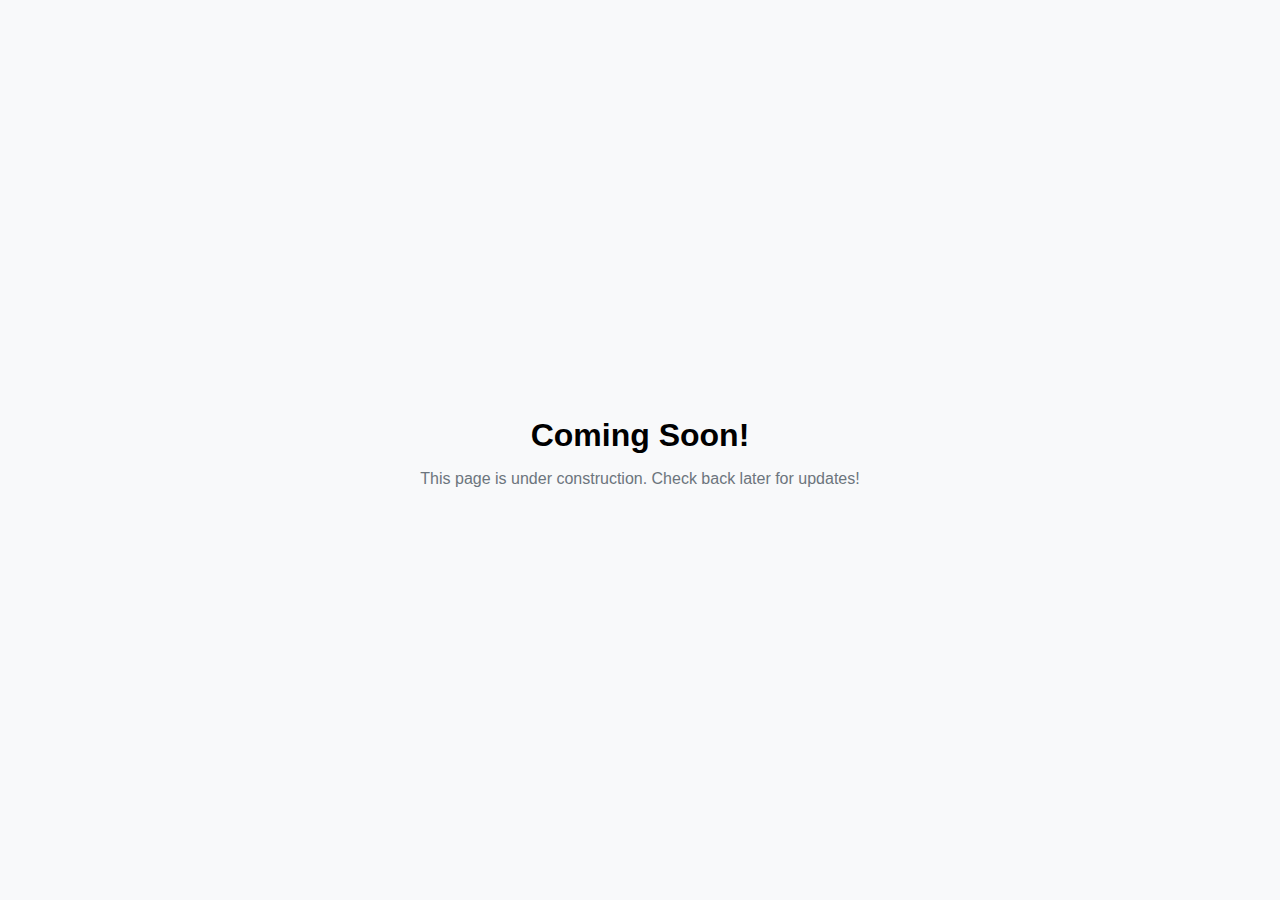
<file: blog.html>
<!DOCTYPE html>
<html lang="en">
<head>
  <meta charset="UTF-8">
  <meta name="viewport" content="width=device-width, initial-scale=1.0">
  <title>Coming Soon!</title>
  <link rel="stylesheet" href="css/blog.css">
</head>
<body>
  <div class="coming-soon-container">
    <h1>Coming Soon!</h1>
    <p>This page is under construction. Check back later for updates!</p>
  </div>
</body>
</html>
</file>
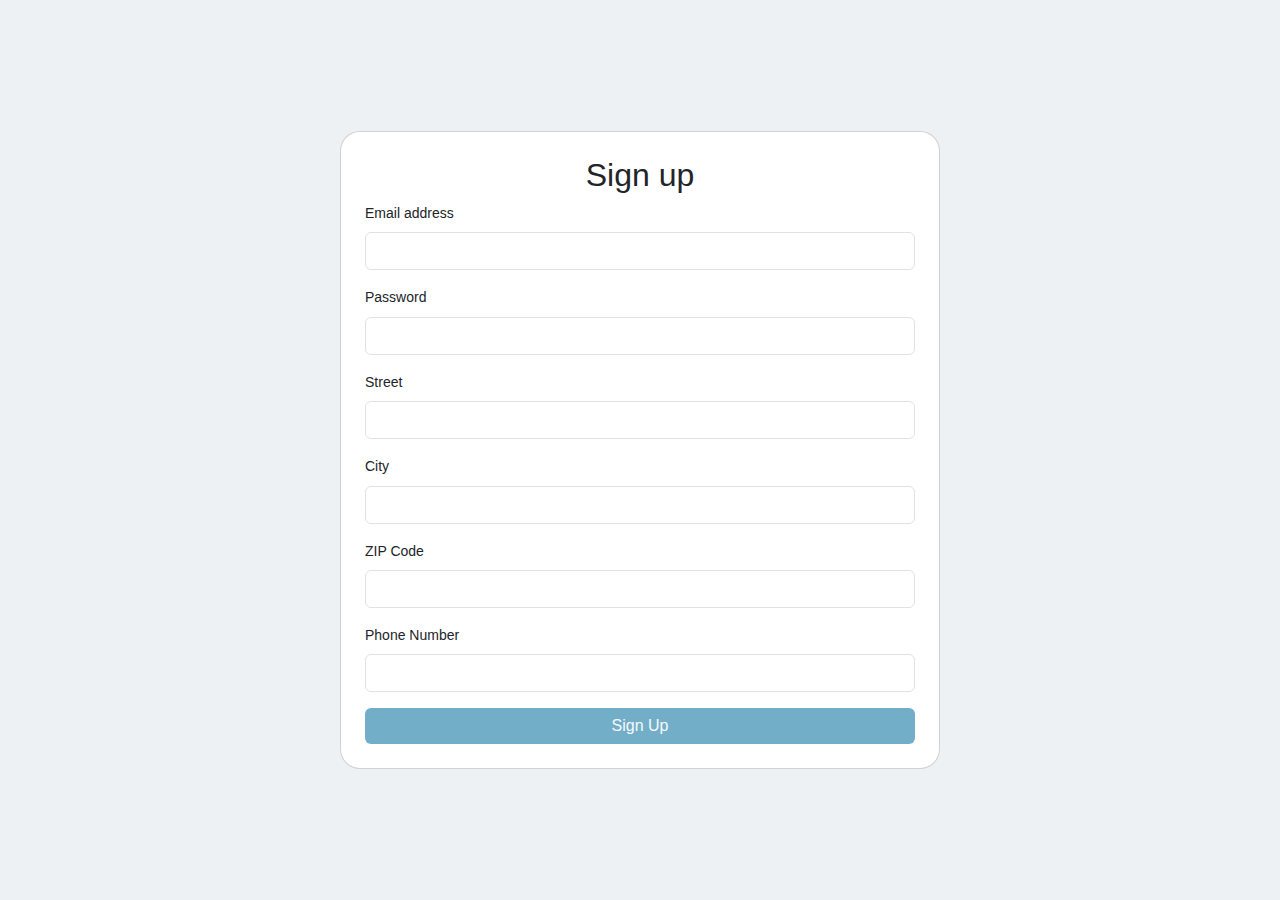
<file: createAccount.html>
<!DOCTYPE html>
<html lang="en">
<head>
  <meta charset="UTF-8">
  <meta name="viewport" content="width=device-width, initial-scale=1.0">
  <title>Signup Page</title>
  <link href="https://cdn.jsdelivr.net/npm/bootstrap@5.1.3/dist/css/bootstrap.min.css" rel="stylesheet">
  <link rel="stylesheet" type="text/css" href="style.css">

</head>
<body>
    <div class="container-fluid bg-light-blue vh-100 d-flex align-items-center justify-content-center">
        <div style="max-width: 600px; width: 100%;"> 
            <div class="row">
                <div class="col-12">
                    <div class="card custom-border-radius">
                        <div class="card-body p-4">
                            <h2 class="card-title text-center">Sign up</h2>
                            <form>
                                <!-- Email Input: required -->
                                <div class="mb-3">
                                    <label for="emailInput" class="form-label">Email address</label>
                                    <input type="email" class="form-control" id="emailInput" aria-describedby="emailHelp" required pattern="[a-zA-Z0-9._%+-]+@[a-zA-Z0-9.-]+\.[a-zA-Z]{2,}$">
                                </div>
                                <!-- Password Input: required and min length of 6 characters -->
                                <div class="mb-3">
                                    <label for="passwordInput" class="form-label">Password</label>
                                    <input type="password" class="form-control" id="passwordInput" required minlength="6">
                                </div>
                                <!-- Street -->
                                <div class="mb-3">
                                    <label for="streetInput" class="form-label">Street</label>
                                    <input type="text" class="form-control" id="streetInput">
                                </div>
                                <!-- City -->
                                <div class="mb-3">
                                    <label for="cityInput" class="form-label">City</label>
                                    <input type="text" class="form-control" id="cityInput">
                                </div>
                                <!-- ZIP Code -->
                                <div class="mb-3">
                                    <label for="zipInput" class="form-label">ZIP Code</label>
                                    <input type="text" class="form-control" id="zipInput">
                                </div>
                                <!-- Phone Number -->
                                <div class="mb-3">
                                    <label for="phoneInput" class="form-label">Phone Number</label>
                                    <input type="tel" class="form-control" id="phoneInput">
                                </div>
                                <!-- Submit Button -->
                                <button type="submit" class="btn btn-primary w-100">Sign Up</button>
                            </form>
                        </div>
                    </div>
                </div>
            </div>
        </div>
    </div>

    <script src="https://cdn.jsdelivr.net/npm/bootstrap@5.1.3/dist/js/bootstrap.bundle.min.js"></script>
</body>


</html>
</file>
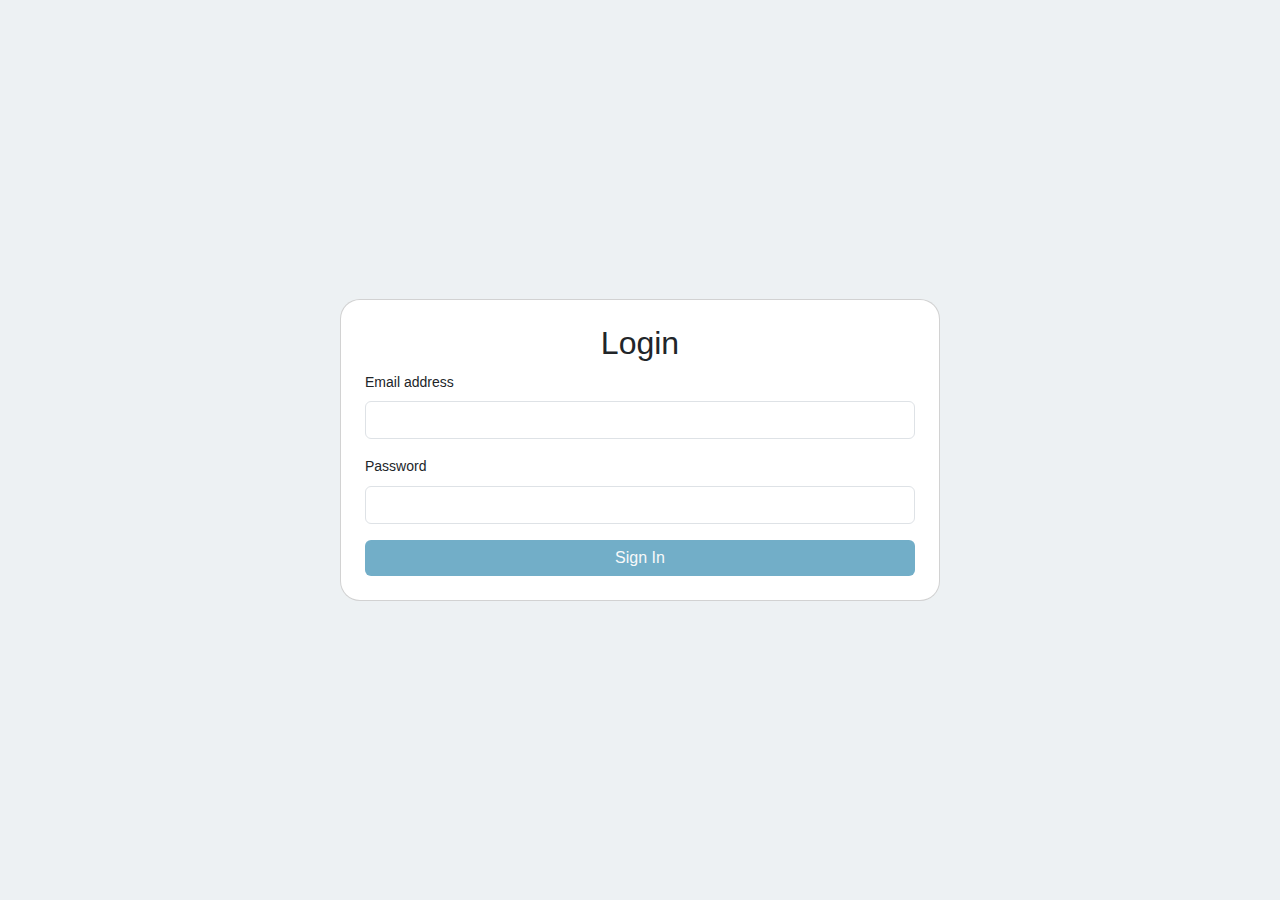
<file: login.html>
<!DOCTYPE html>
<html lang="en">
<head>
  <meta charset="UTF-8">
  <meta name="viewport" content="width=device-width, initial-scale=1.0">
  <title>Login Page</title>
  <link href="https://cdn.jsdelivr.net/npm/bootstrap@5.1.3/dist/css/bootstrap.min.css" rel="stylesheet">
  <link rel="stylesheet" type="text/css" href="style.css">

</head>
<body>
    <div class="container-fluid bg-light-blue vh-100 d-flex align-items-center justify-content-center">
        <div style="max-width: 600px; width: 100%;"> 
            <div class="row">
                <div class="col-12">
                    <div class="card custom-border-radius">
                        <div class="card-body p-4">
                            <h2 class="card-title text-center">Login</h2>
                            <form>
                                <div class="mb-3">
                                    <label for="emailInput" class="form-label">Email address</label>
                                    <!-- email required-->
                                    <input type="email" class="form-control" id="emailInput" aria-describedby="emailHelp" required pattern="[a-zA-Z0-9._%+-]+@[a-zA-Z0-9.-]+\.[a-zA-Z]{2,}$">
                                </div>
                                <div class="mb-3">
                                    <label for="passwordInput" class="form-label">Password</label>
                                    <!-- Password required and minlength of 6 characters -->
                                    <input type="password" class="form-control" id="passwordInput" required minlength="6">
                                </div>
                                
                                <button type="submit" class="btn btn-primary w-100">Sign In</button>
                            </form>
                            
                        </div>
                    </div>
                </div>
            </div>
        </div>
    </div>

  <script src="https://cdn.jsdelivr.net/npm/bootstrap@5.1.3/dist/js/bootstrap.bundle.min.js"></script>
</body>
</html>
</file>
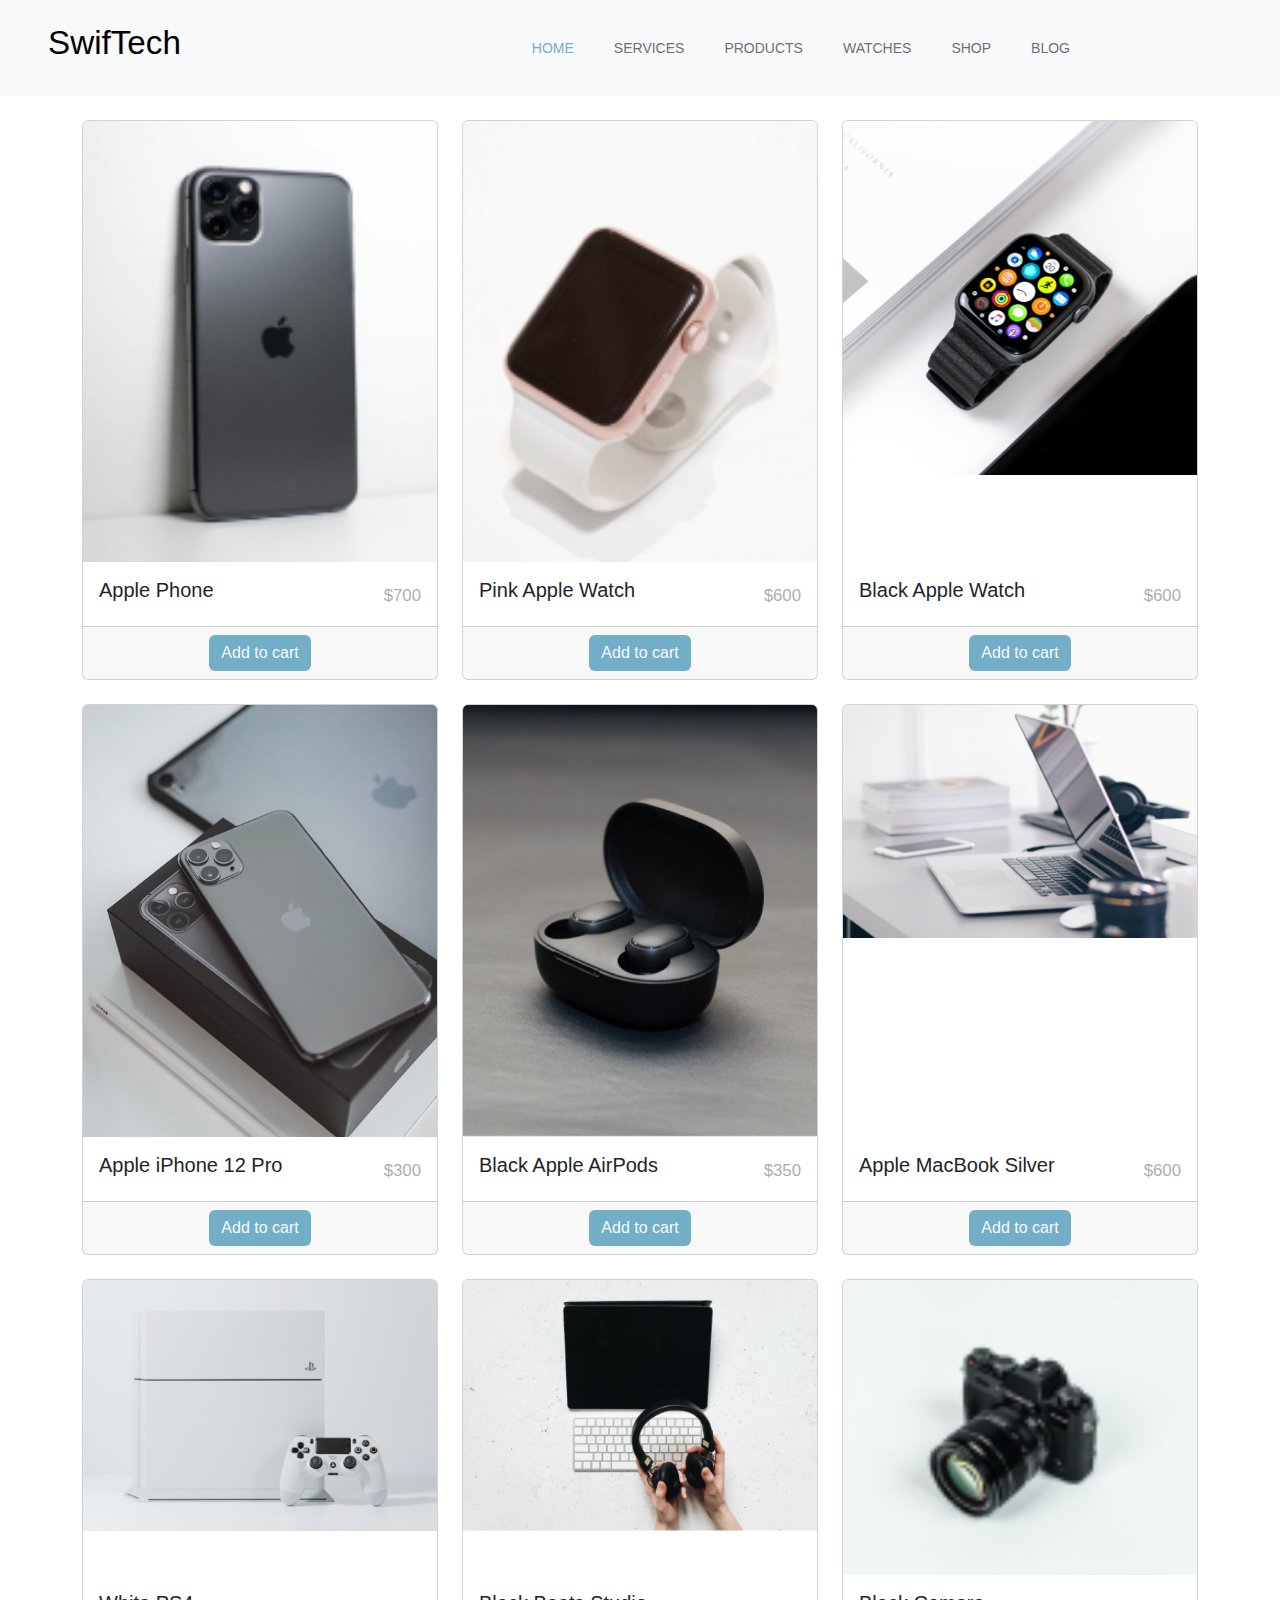
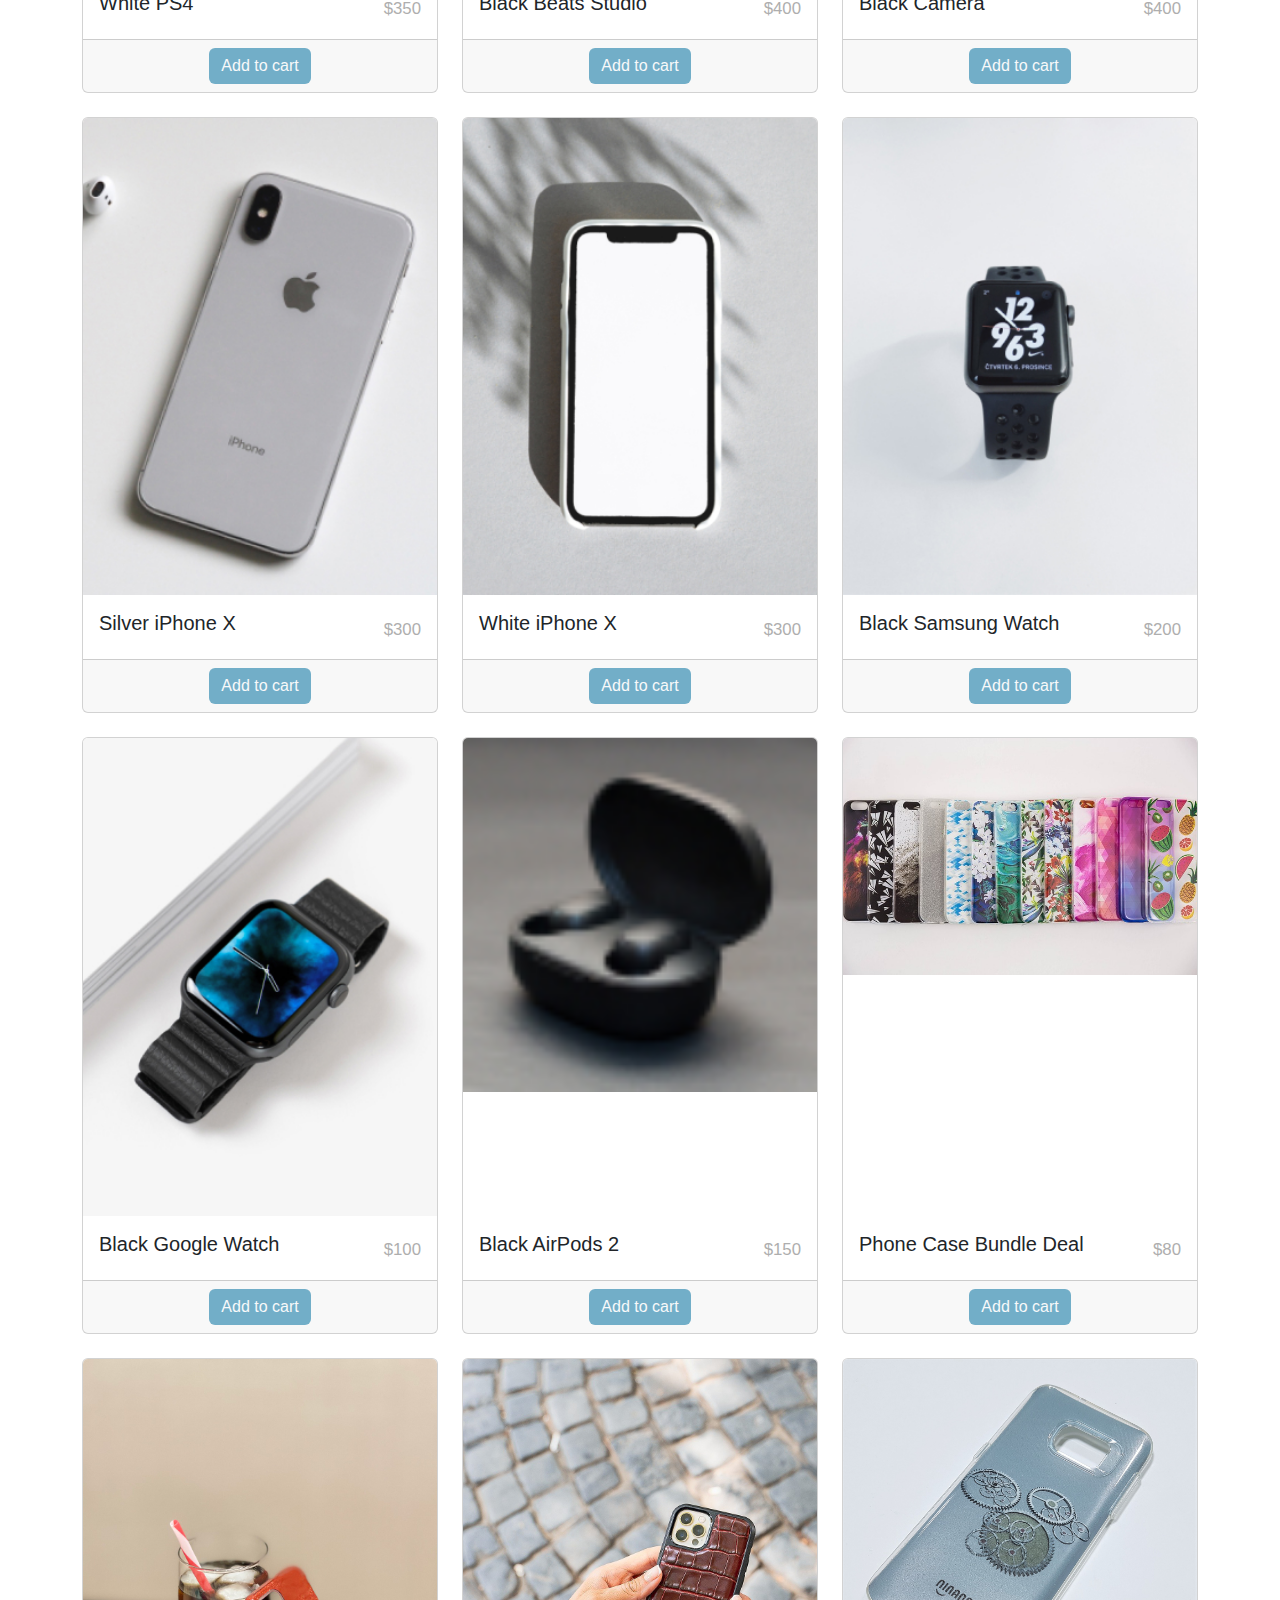
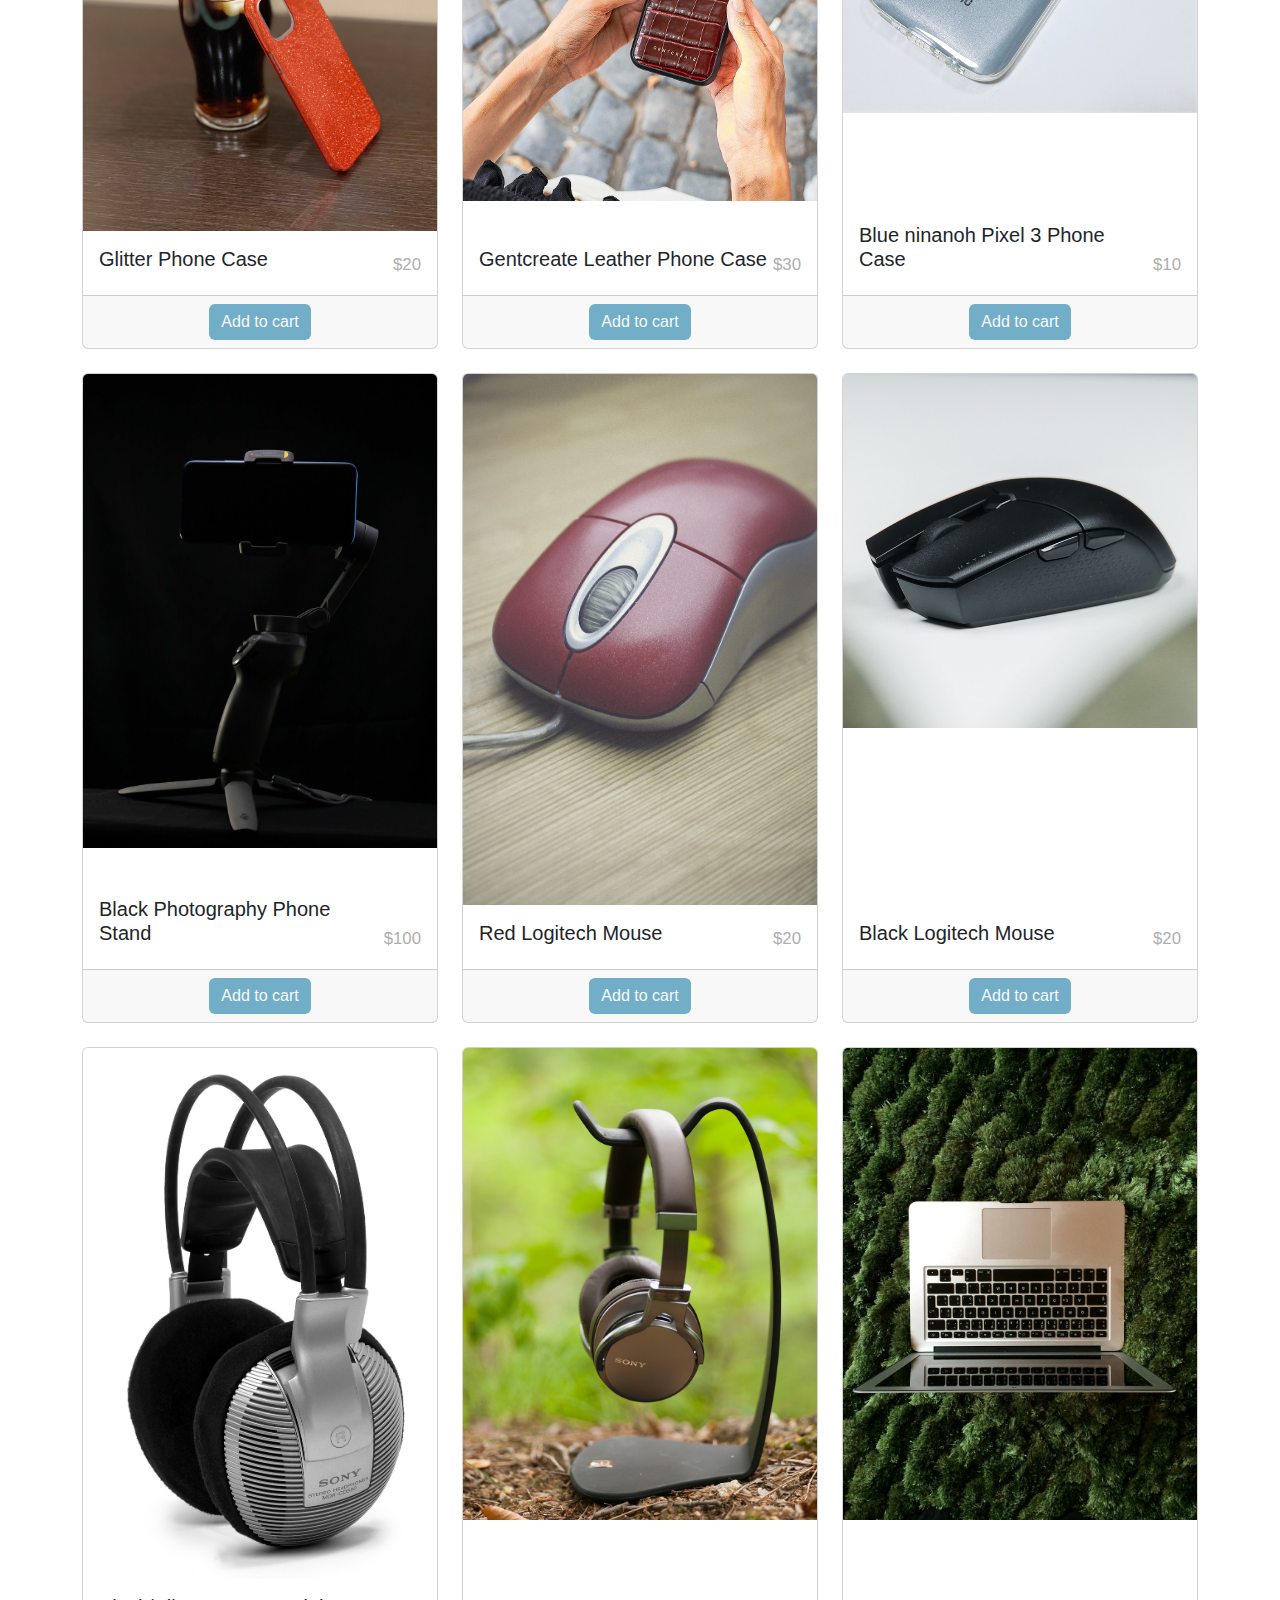
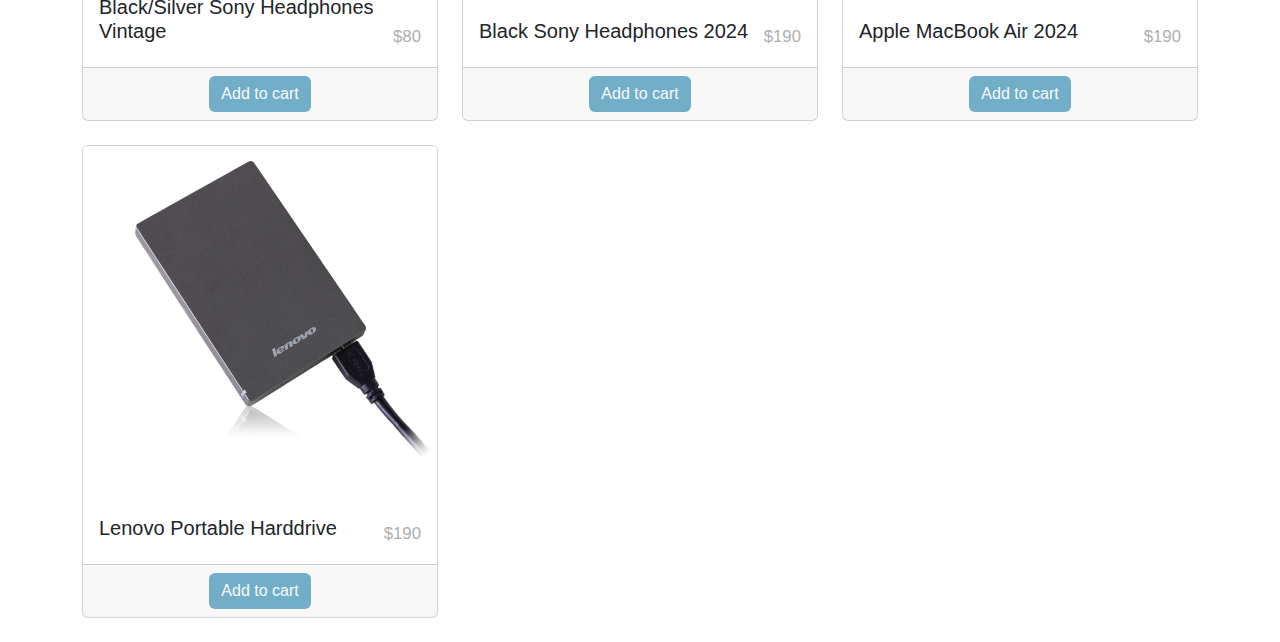
<file: shop.html>
<!DOCTYPE html>
<html lang="en">
	<head>
		<meta charset="UTF-8" />
		<meta name="viewport" content="width=device-width, initial-scale=1.0" />
		<title>Shop Page</title>
		<link
			href="https://cdn.jsdelivr.net/npm/bootstrap@5.1.3/dist/css/bootstrap.min.css"
			rel="stylesheet"
		/>
		<link rel="stylesheet" type="text/css" href="style.css" />
		<link rel="stylesheet" type="text/css" href="css/shop.css" />
	</head>
	<body>
		<div id="navbar-container"></div>
		<div class="container mt-4">
			<div class="row row-cols-1 row-cols-md-3 g-4" id="shop-items">
				<!-- Shop items inserted here -->
			</div>
		</div>

		<!-- Item Preview Modal -->
		<div
			class="modal fade"
			id="itemPreviewModal"
			tabindex="-1"
			aria-labelledby="itemPreviewModalLabel"
			aria-hidden="true"
		>
			<div class="modal-dialog modal-dialog-centered">
				<div class="modal-content">
					<div class="modal-header">
						<h5 class="modal-title" id="itemPreviewModalLabel">Item Preview</h5>
						<button
							type="button"
							class="btn-close"
							data-bs-dismiss="modal"
							aria-label="Close"
						></button>
					</div>
					<div class="modal-body">
						<!-- Item description inserted here -->
					</div>
					<div class="modal-footer">
						<button
							type="button"
							class="btn btn-secondary"
							data-bs-dismiss="modal"
						>
							Close
						</button>
					</div>
				</div>
			</div>
		</div>

		<script type="text/javascript" src="js/navbar.js"></script>
		<script src="https://cdn.jsdelivr.net/npm/bootstrap@5.1.3/dist/js/bootstrap.bundle.min.js"></script>
		<script type="module">
			import { ShopItems } from "./data.js";

			const shopItemsContainer = document.getElementById("shop-items");
			const itemPreviewModal = new bootstrap.Modal(
				document.getElementById("itemPreviewModal")
			);

            ShopItems.forEach((item) => {
                const colDiv = document.createElement("div");
                colDiv.className = "col";
                colDiv.innerHTML = `
                    <div class="card h-100">
                        <div class="img-container">
                            <img src="${item.img}" class="card-img-top" alt="${item.title}">
                        </div>
                        <div class="card-body card-custom-alignment">
                            <h5 class="card-title">${item.title}</h5>
                            <p class="card-text">$${item.price}</p>
                        </div>
                        <div class="card-footer d-flex justify-content-center">
                            <a href="#" class="btn btn-primary">Add to cart</a>
                        </div>
                    </div>
                `;
                shopItemsContainer.appendChild(colDiv);

                colDiv.querySelector(".card img").addEventListener("click", function () {
                    document.querySelector("#itemPreviewModal .modal-body").textContent =
                        item.description || "No description available.";
                    document.querySelector("#itemPreviewModalLabel").textContent = item.title;
                    itemPreviewModal.show();
                });
            });

		</script>
	</body>
</html>
</file>
<file: style.css>
/*
Theme Name: Ministore
Theme URI: 
Author: 
Author URI: 
Description: Ministore is specially designed product packaged for Ministore by Moksha.
Version: 
*/

/*--------------------------------------------------------------
This is main CSS file that contains custom style rules used in this template
--------------------------------------------------------------*/

/*------------------------------------*\
    Table of contents
\*------------------------------------*/

/*------------------------------------------------

CSS STRUCTURE:

    
/*--------------------------------------------------------------
/** 1. VARIABLES
--------------------------------------------------------------*/
:root {
  --accent-color:             #717171;
  --white-color:              #fff;
  --black-color:              #000;
  --gray-color:               #F3F3F3;
  --gray-color-300:           #D8D8D8;
  --gray-color-500:           #AEAEAE;
  --gray-color-800:           #3A3A3A;
  --light-gray-color:         #D7DDDF;
  --primary-color:            #72AEC8;
  --bs-primary-rgb:           114,174,200;
  --light-color:              #f8f9fa;
  --dark-color:               #212529;
  --light-blue-color:         #EDF1F3;
  --navbar-color-color:       #131814;
  --swiper-theme-color:       #4A4A4A;
  --swiper-pagination-color:  #4A4A4A;

}

/* on mobile devices below 600px
 */
@media screen and (max-width: 600px) {
    :root {
        --header-height : 100px;
        --header-height-min   : 80px;
    }
}

/* Fonts */
:root {
    --body-font           : "Lato", sans-serif;
    --heading-font        : "Jost", sans-serif;
}

/*----------------------------------------------*/
/* 1 GENERAL TYPOGRAPHY */
/*----------------------------------------------*/

/* 1.1 General Styles
/*----------------------------------------------*/
*, *::before, *::after {
  -webkit-box-sizing: border-box;
  -moz-box-sizing: border-box;
  box-sizing: border-box;
}
html {
  box-sizing: border-box;
}
body {
  font-family: var(--body-font);
  font-size: 14px;
  font-weight: 500;
  line-height: 1.6;
  margin: 0;
}
p {
  font-size: 1.2em;
  color: var(--gray-color-500);
}
ul.inner-list li {
   font-size: 1.2em;
}
a {
  color: var(--dark-color);
  text-decoration: none;
  transition: 0.3s color ease-out;
}
a.light {
  color: var(--light-color);
}
a:hover {
  text-decoration: none;
  color: var(--primary-color);
}

/*------------ Background Color -----------*/
.bg-gray {
    background: var(--gray-color);
}
.bg-dark {
    background: var(--dark-color);
}
.bg-light {
    background: var(--light-color);
}
.bg-light-blue {
    background: var(--light-blue-color);
}

.custom-border-radius {
  border-radius: 20px; 
}

/* - Section Padding
--------------------------------------------------------------*/
.padding-xsmall {
  padding-top: 0.5em;
  padding-bottom: 0.5em;
}
.padding-small {
  padding-top: 2em;
  padding-bottom: 2em;
}
.padding-medium {
  padding-top: 4em;
  padding-bottom: 4em;
}
.padding-large {
  padding-top: 7em;
  padding-bottom: 7em;
}
.padding-xlarge {
  padding-top: 9.5em;
  padding-bottom: 9.5em;
}

/* no padding */
.no-padding-top {
  padding-top: 0 !important;
}
.no-padding-right {
  padding-right: 0 !important;
}
.no-padding-bottom {
  padding-bottom: 0 !important;
}
.no-padding-left {
  padding-left: 0 !important;
}
.no-padding-tb {
  padding-top: 0 !important;
  padding-bottom: 0 !important;
}
.no-padding-lr {
  padding-left: 0 !important;
  padding-right: 0 !important;
}
.no-gutter {
  padding: 0 !important;
}

/* no padding and margin */
.no-padding {
  padding: 0 !important;
}
.no-margin {
  margin: 0 !important;
}

/* - Section margin
--------------------------------------------------------------*/
.margin-small {
  margin-top: 3em;
  margin-bottom: 3em;
}
.margin-medium {
  margin-top: 5em;
  margin-bottom: 5em;
}
.margin-large {
  margin-top: 7em;
  margin-bottom: 7em;
}
.margin-xlarge {
  margin-top: 9em;
  margin-bottom: 9em;
}

@media only screen and (max-width: 768px) {
  .margin-small,
  .margin-medium,
  .margin-large {
    margin-top: 1em;
    margin-bottom: 1em;
  }
}


/* - Section Title
--------------------------------------------------------------*/
h3.card-title,
h3.cart-title {
   font-size: 1.5em;
}

/* - Section width
--------------------------------------------------------------*/
.u-full-width {
    width: 100%;
    border: none;
}

/*--------------------------------------------------------------
/** 2.10 Buttons
--------------------------------------------------------------*/
/* - Button Sizes
------------------------------------------------------------- */
.btn.btn-small {
  padding: 0.8em 1.8em;
  font-size: 0.65em;
}
.btn.btn-medium {
  padding: 0.8em 2.8em;
  font-size: 1.1em;
  letter-spacing: 2px;
}
.btn.btn-large {
  padding: 2.4em 5.1em;
  font-size: 1.8em;
}

/* - Button Shapes
------------------------------------------------------------- */
.btn.btn-rounded,
.btn.btn-rounded::after {
  border-radius: 6px;
}
.btn.btn-pill,
.btn.btn-pill::after {
  border-radius: 2em;
}
/* button outline */
.btn.btn-outline-dark,
.btn.btn-outline-light,
.btn.btn-outline-accent {
  background: transparent;
  text-shadow: none;
  box-shadow: none;
}
.btn.btn-outline-dark:hover::after,
.btn.btn-outline-light:hover::after {
  background-color: transparent;
}
.btn.btn-outline-dark {
  border-color: rgba(0,0,0,1);
  color: var(--dark-color);
}
.btn.btn-outline-dark:hover {
  background: var(--dark-color);
  color: var(--light-color);
}
.btn.btn-outline-light {
  border-color: rgba(255,255,255,0.5);
  color: var(--light-color);
}
.btn.btn-outline-light:hover {
  background: var(--primary-color);
  color: var(--light-color);
  border-color: var(--primary-color);
}
.btn.btn-outline-accent {
  background: transparent;
  border-color: var(--accent-color);
  color: var(--dark-color);
}
.btn.btn-outline-accent:hover {
  border-color: var(--dark-color);
  color: var(--dark-color) !important;
}
.btn.btn-full {
  display: block;
  margin: .85em 0;
  width: 100%;
  letter-spacing: 0.12em;
}

/* no border radius */
.btn-rounded-none,
.btn-rounded-none::after {
  border-radius: 0;
}

/* - Buttons Color Scheme
------------------------------------------------------------- */
.btn.btn-normal {
  text-decoration: underline;
  border: none;
}
.btn.btn-normal:hover {
  text-decoration: none;
}
.btn.btn-accent {
  color: var(--light-color);
  background-color: var(--accent-color);
  border: none;
}
.btn.btn-accent:hover {
  color: var(--light-color) !important;
  background-color: var(--primary-color);
}
.btn.btn-black {
  background-color: var(--dark-color);
  color: var(--light-color);
  border: none;
}
.btn.btn-black:hover {
  background-color: var(--primary-color);
  color: var(--light-color);
}
.btn.btn-light {
  background-color: var(--light-color);
  color: var(--dark-color);
  border: none;
}
.btn.btn-light:hover {
  background-color: var(--primary-color);
  color: var(--light-color);
}
.btn.btn-primary {
  background: var(--primary-color);
  color: var(--light-color);
  border: none;
}
.btn.btn-primary:hover {
  background-color: var(--dark-color);
  color: var(--light-color);
}

/* - Buttons Aligns
------------------------------------------------------------- */
.btn-left {
  text-align: left;
  display: block;
}
.btn-center {
  text-align: center;
  display: block;
}
.btn-right {
  text-align: right;
  display: block;
}

/*----------------------------------------------*/
/* 2 SITE STRUCTURE */
/*----------------------------------------------*/

/* - Search Bar
------------------------------------------------------------- */
.search-box {
    background: var(--gray-color);
    position: relative;
}
.close-button {
    position: absolute;
    top: 20px;
    right: 120px;
    cursor: pointer;
    z-index: 9;
}
.search-box input.search-input {
    font-size: 1.3em;
    width: 70%;
    height: 30px;
    padding: 25px;
    border-radius: 80px;
    border-color: rgb(0 0 0 / 25%);
    background: transparent;
}
.search-box svg {
    width: 22px;
    height: 22px;
    color: var(--primary-color);
}
.search-box svg.search {
    margin-left: -50px;
}


/** Search Form
--------------------------------------------------------------*/
.search-form input[type="search"].search-field {
  border: none;
  background: #f1f1f1;
  width: 100%;
  border-radius: 50px;
  padding: 10px 40px;
}
.search-form input[type="search"].search-field::focus {
  border-color: #af9aaa;
}
.search-form button {
  position: absolute;
  top: 6px;
  right: 9px;
  background: transparent;
  border: none;
}

/** Search Popup
--------------------------------------------------------------*/
.search-popup {
  background-color: #fff;
  position: fixed;
  left: 0;
  top: 0;
  width: 100%;
  height: 100%;
  opacity: 0;
  visibility: hidden;
  z-index: 9999;
  -webkit-transition: opacity 0.3s 0s, visibility 0s 0.3s;
  -moz-transition: opacity 0.3s 0s, visibility 0s 0.3s;
  transition: opacity 0.3s 0s, visibility 0s 0.3s;
}
.search-popup.is-visible {
  opacity: 1;
  visibility: visible;
  cursor: -webkit-image-set(url("data:image/svg+xml;charset=utf8,%3Csvg xmlns='http://www.w3.org/2000/svg' width='20' height='20' viewBox='0 0 20 20'%3E%3Cpath fill='%23FFF' d='M20 1l-1-1-9 9-9-9-1 1 9 9-9 9 1 1 9-9 9 9 1-1-9-9'/%3E%3C/svg%3E") 1x, url("data:image/svg+xml;charset=utf8,%3Csvg xmlns='http://www.w3.org/2000/svg' width='20' height='20' viewBox='0 0 20 20'%3E%3Cpath fill='%23000' d='M20 1l-1-1-9 9-9-9-1 1 9 9-9 9 1 1 9-9 9 9 1-1-9-9'/%3E%3C/svg%3E") 2x), pointer;
  cursor: url("data:image/svg+xml;charset=utf8,%3Csvg xmlns='http://www.w3.org/2000/svg' width='20' height='20' viewBox='0 0 20 20'%3E%3Cpath fill='%23000' d='M20 1l-1-1-9 9-9-9-1 1 9 9-9 9 1 1 9-9 9 9 1-1-9-9'/%3E%3C/svg%3E"), pointer;
  -webkit-transition: opacity 0.3s 0s, visibility 0s 0s;
  -moz-transition: opacity 0.3s 0s, visibility 0s 0s;
  transition: opacity 0.3s 0s, visibility 0s 0s;
}
.search-popup-container {
  background-color: transparent;
  position: relative;
  top: 50%;
  margin: 0 auto;
  padding: 0;
  width: 90%;
  max-width: 800px;
  text-align: center;
  box-shadow: none;
  cursor: default;
  -webkit-transform: translateY(-40px);
  transform: translateY(-40px);
  -webkit-backface-visibility: hidden;
  -webkit-transition-property: -webkit-transform;
  transition-property: transform;
  -webkit-transition-duration: 0.3s;
  transition-duration: 0.3s;
}
.is-visible .search-popup-container {
  -webkit-transform: translateY(-50%);
  transform: translateY(-50%);
}
.search-popup-form {
  position: relative;
  margin: 0 0 3em 0;
}
.search-popup-form .form-control {
  padding: 0 0 .375em 0;
  font-size: 2em;
}
.search-popup-form #search-popup-submit {
  display: none;
}
.search-popup .search-popup-close {
  display: block;
  position: absolute;
  top: 2em;
  right: 2em;
  margin: -0.5em;
  padding: 0.5em;
  line-height: 0;
}
.search-popup .search-popup-close:hover {
  -webkit-transform: rotate(90deg);
  -ms-transform: rotate(90deg);
  transform: rotate(90deg);
}
.search-popup .search-popup-close i {
  display: block;
  position: relative;
  width: 1em;
  height: 1em;
  fill: rgba(0,0,0,0.5);
}
.search-popup .search-popup-close:hover i {
  fill: rgba(0,0,0,1);
}
.search-popup .cat-list-title {
  margin-top: 40px;
  margin-bottom: 10px;
  font-size: 0.6em;
  font-weight: normal;
  text-transform: uppercase;
  letter-spacing: 0.1em;
}
.search-popup .cat-list {
  margin: 0;
  list-style-type: none;
}
.search-popup .cat-list-item {
  display: inline-block;
  margin-bottom: 0;
  letter-spacing: 0.015em;
  font-size: 2em;
}
.search-popup .cat-list-item a {
  position: relative;
}
.search-popup .cat-list-item a::after {
  background: none repeat scroll 0 0 #fff;
  content: "";
  height: 1px;
  border-bottom: 1px solid #ff9697;
  left: 0;
  opacity: 0;
  position: absolute;
  top: 100%;
  width: 100%;
  -webkit-transition: height 0.3s,opacity 0.3s,-webkit-transform 0.3s;
  transition: height 0.3s,opacity 0.3s,transform 0.3s;
  -webkit-transform: translateY(-5px);
  transform: translateY(-5px);
}
.search-popup .cat-list-item a:hover::after {
  height: 1px;
  opacity: 1;
  -webkit-transform: translateY(2px);
  transform: translateY(2px);
}
.search-popup .cat-list-item::after {
  content: "/";
  padding: 0 5px;
  line-height: 1;
  color: rgba(0, 0, 0, 0.5);
  vertical-align: text-top;
}
.search-popup .cat-list-item:last-child::after {
  display: none;
}

@media only screen and (max-width: 991px) {
  .search-popup .cat-list-item,
  .search-popup-form .form-control {
    font-size: 1.425em;
  }
}
@media only screen and (max-width: 767px) {
.search-popup .search-popup-close {
    top: 1em;
    right: 1em;
  }
}
@media only screen and (max-width: 575px) {
  .search-popup .cat-list-item,
  .search-popup-form .form-control {
    font-size: 1.125em;
  }
  .search-popup .search-popup-close {
    top: 1em;
    right: 1em;
  }
}

.search-popup input[type="search"] {
  font-size: 24px;
  height: 60px;
  padding: 26px;
}
.search-popup .search-form button {
  top: 12px;
  right: 15px;
}
.search-popup .search-form button svg {
  height: 28px;
  width: 28px;
}


/* 1. Header
/*----------------------------------------------*/
.site-header {
    position: fixed;
    width: 100%;
    z-index: 10;
    transition: background 0.3s ease-out;
}
.navbar-toggler svg.navbar-icon {
    width: 50px;
    height: 50px;
}
.navbar-nav .nav-item a.nav-link {
    color: var(--accent-color);
}
.navbar-nav .nav-item a.nav-link.active, 
.navbar-nav .nav-item a.nav-link:focus, 
.navbar-nav .nav-item a.nav-link:hover {
    color: var(--primary-color);
}

#header-nav img {
  height: 70px;
  width: auto;
}

.dropdown-menu {
  right: 0; 
  left: auto; 
}

/*------------ Offcanvas -------------- */
#header-nav .navbar-toggler:focus {
    box-shadow: none;
}
#header-nav .offcanvas.show {
    z-index: 9999;
    background-color: var(--light-blue-color);
}
#header-nav .offcanvas-end {
    width: 500px;
}
.offcanvas.show .nav-item a.nav-link {
    font-size: 2em;
}
.offcanvas.show .offcanvas-body .navbar-nav {
    align-items: unset!important;
    padding-left: 20px;
}

/*------------ Top User Icons -----------*/
.site-header .user-items svg {
    width: 18px;
    height: 18px;
    cursor: pointer;
}

@media only screen and (max-width: 991px) {
  #navbar .user-items {
    display: none;
  }
}
.user {
  transition: fill 0.2s ease-in; 
}

.user:hover {
  fill: #72AEC8;
}


/* 2. Billboard
/*----------------------------------------------*/
/*------------Swiper Arrow -----------*/
#billboard .swiper-arrow {
    position: absolute;
    top: 0;
    bottom: 0;
    z-index: 2;
    display: flex;
    align-items: center;
}
.swiper-icon.swiper-arrow svg {
    fill: var(--light-gray-color);
}
.swiper-icon.swiper-arrow:hover svg,
.swiper-icon.swiper-arrow:focus svg {
    fill: var(--primary-color);
}
#billboard .swiper-arrow.swiper-arrow-prev {
    left: 0;
}
#billboard .swiper-arrow.swiper-arrow-next {
    right: 0;
}

#banner-img-2{
  height: 700px;
  width: auto;
}
.swiper-icon{
  width: 70px;
}


@media only screen and (max-width: 767px) {
  #billboard .banner-content {
      margin-top: 210px;
  }
  #billboard .image-holder {
      margin-top: -390px;
      opacity: 0.3;
  }
  #billboard .swiper-arrow {
      top: 400px;
  }
}

/* 3. Icon Box - Company Services
/*----------------------------------------------*/
.icon-box .icon-box-icon svg {
    width: 26px;
    height: 26px;
    fill: var(--primary-color);
}

@media only screen and (max-width: 991px) {
  #company-services .icon-box {
    flex-wrap: wrap;
  }
}

/* 4. Product
/*----------------------------------------------*/
.product-store .product-card .cart-concern {
    bottom: 75px;
    width: 100%;
    display: flex;
    justify-content: center;
    cursor: pointer;
    text-transform: uppercase;
    transition: all 0.3s ease-out;
    opacity: 0;
}
.product-store .product-card:hover .cart-concern {
    bottom: 90px;
    opacity: 1;
}
.product-card .cart-concern svg {
    width: 16px;
    height: 16px;
    fill: var(--light-color);
    margin-left: 9px;
}
.product-card .card-detail span {
    font-size: 1.5em;
}

@media only screen and (max-width: 575px) {
  .product-store .product-card .card-detail {
      padding: 10px;
  }
}

/*------------Swiper Pagination -----------*/
.product-store .swiper-pagination.swiper-pagination-clickable.swiper-pagination-bullets.swiper-pagination-horizontal {
    bottom: 35px;
}
.swiper-pagination span.swiper-pagination-bullet {
    width: 15px;
    height: 15px;
}

/* 5. Testimonial
/*----------------------------------------------*/
.review-item blockquote {
    font-size: 2.5em;
    font-weight: 300;
    line-height: 1.2;
}
.rating svg.star {
    width: 16px;
    height: 16px;
    fill: var(--primary-color);
}
#testimonials .swiper-arrow svg {
    width: 45px;
    height: 45px;
    fill: var(--light-gray-color);
}
.review-content .swiper-arrow {
    top: 0;
    bottom: 0;
    z-index: 2;
}
.review-content .swiper-arrow.swiper-arrow-next {
    right: 0;
}
.review-content .quotation svg.quote {
    color: var(--light-blue-color);
}

@media only screen and (max-width: 767px) {
  #testimonials blockquote {
      font-size: 2em;
  }
  .review-content .swiper-arrow {
      bottom: -420px;
  }
}

/* 6. Subscribe
/*----------------------------------------------*/
.subscribe-content p {
   color: var(--gray-color-500);
}

@media only screen and (max-width: 1199px) {
  .subscription-form input.form-control,
  .subscription-form button {
      width: 100%;
      margin-bottom: 10px;
  }
}

/* 7. Instagram
/*----------------------------------------------*/
#instagram figure.instagram-item {
    width: 20%;
}
figure.instagram-item img.insta-image {
    width: 100%;
    height: 100%;
    object-fit: cover;
}
.instagram-item .icon-overlay {
    top: 30px;
    left: 0;
    width: 100%;
    height: auto;
    color: var(--light-color);
    opacity: 0;
    transition: 0.9s ease-out;
}
.instagram-item:hover .icon-overlay {
    top: 0;
    opacity: 1;
}
.instagram-item .icon-overlay svg.instagram {
    height: 50px;
}

@media only screen and (max-width: 767px) {
  #instagram figure.instagram-item {
      width: 30%;
  }
}

@media only screen and (max-width: 501px) {
  #instagram figure.instagram-item {
      width: 100%;
  }
}

/* 8. Footer
/*----------------------------------------------*/
/*------------ Social Icon -----------*/
.social-links svg {
    width: 20px;
    height: 20px;
    color: var(--light-gray-color);
}
.social-links svg:hover {
    color: var(--primary-color);
}
.social-links li {
  padding-right: 30px;
}

.footer-menu img {
  height: 70px;
  width: auto;
}


/* 9. About Us Page
/*----------------------------------------------*/
/*------------ Video Icon -----------*/
.video-item a {
    top: 0;
    right: 0;
    bottom: 0;
    left: 0;
}
.video-item svg.video-player {
    width: 80px;
    height: 80px;
    padding: 19px;
    border-radius: 50%;
}

/* - Shop Page
--------------------------------------------------------------*/
/* ----------- Search Bar -----------*/
.shopify-grid select#input-sort {
    font-size: 1.2em;
    color: var(--dark-grey-color);
    border: none;
    padding: 0;
    text-align: center;
}

/* ----------- SideBar -----------*/
.sidebar input.search-field {
    width: 290px;
    height: 50px;
    box-shadow: 5px 5px 15px 5px #eee;
    border: 1px solid #eee;
    padding-left: 20px;
    outline-offset: 0;
}
.sidebar .search-icon {
    padding: 14px;
}
.sidebar svg.search {
    width: 20px;
    height: 20px;
}
.sidebar h5.widget-title {
    font-size: 1.4em;
    margin-bottom: 15px;
}
.sidebar .sidebar-list li {
    font-size: 1.2em;
}
.sidebar .sidebar-list li a {
    color: var(--dark-30);
}
.sidebar .sidebar-list li a:hover {
    color: var(--primary-color);
}

@media only screen and (max-width: 991px) {
  .widget-search-bar form {
      flex-wrap: wrap;
  }
}

/* ----------- Pagination -----------*/
.paging-navigation .pagination .page-numbers {
    font-size: 1.4em;
    color: var(--gray-color-500);
}
.paging-navigation .pagination .page-numbers:hover {
    color: var(--primary-color);
}
.paging-navigation .pagination svg {
    width: 35px;
}


/* 10. Single Product Page
/*----------------------------------------------*/
/*------------ Product Info -----------*/
.product-info .rating svg.star-fill {
    fill: var(--dark-color);
}
.product-info .select-list li.select-item {
    font-size: 1.2em;
}
.product-quantity .input-group {
  width: 140px;
  gap: 2px;
}
.product-quantity #quantity {
  height: auto;
  width: 20px;
  border: none;
  margin: 0;
  padding: 0;
}
.product-quantity #quantity,
.product-quantity .btn-number {
  width: 40px;
  height: 40px;
  text-align: center;
  background: #FFFFFF;
  border: 1px solid #E2E2E2;
  border-radius: 6px;
  color: #222;
  padding: 0;
}
.single-product .cart-wrap h4.item-title {
    font-size: 1.5em;
}
.single-product .product-quantity .stock-number {
    font-size: 1.2em;
}
.meta-product h4.item-title {
    font-size: 1.2em;
}

/*------------ Product Info Tabs -----------*/
.product-info-tabs .tabs-listing button {
    font-size: 2em;
    color: var(--dark-color);
}
.product-info-tabs .nav-tabs .nav-link {
    border: none;
}
.product-info-tabs .nav-tabs .nav-item.show .nav-link, 
.product-info-tabs .nav-tabs .nav-link.active {
    color: var(--primary-color);
}


@media only screen and (max-width: 991px) {
  .product-info-tabs .tabs-listing button {
      font-size: 1.2em;
      padding-right: 20px!important;
  }
}


/* 10. Cart Page
-----------------------------------------------------*/
.shopify-cart .card-price .money {
    font-size: 1.5em;
}
.shopify-cart .total-price .money {
    font-size: 2.9em;
}
.total-price .cart-totals {
    font-size: 1.5em;
}
.shopify-cart .table th {
    width: 30%;
}


/* 11. Checkout Page
--------------------------------------------------------------*/
.list-group-item span {
    font-size: 1.2em;
}


/* 12. Blog Page
--------------------------------------------------------------*/
/*------------ Sidebar -----------*/
.sidebar-post-item h4.card-title {
    font-size: 1.2em;
}

/* 13. Sibgle Post Page
--------------------------------------------------------------*/
#single-post-navigation .post-navigation span.page-nav-title {
    font-size: 1.5em;
}
.post-navigation svg {
    width: 30px;
    height: 45px;
}
.post-navigation:hover svg,
.post-navigation:focus svg {
    fill: var(--primary-color);
}
</file>
<file: css/blog.css>
body {
    margin: 0;
    padding: 0;
    height: 100vh;
    display: flex;
    align-items: center;
    justify-content: center;
    font-family: Arial, sans-serif;
    background-color: #f8f9fa;
  }
  
  .coming-soon-container {
    text-align: center;
  }
  
  .coming-soon-container h1 {
    font-size: 2em;
    margin-bottom: 0.5em;
  }
  
  .coming-soon-container p {
    color: #6c757d;
  }
</file>
<file: css/shop.css>
#shop-items{
    padding-top: 96px;
    padding-bottom: 24px;
}

.card-custom-alignment{
    display: flex;
    align-items: end;
    justify-content: space-between;
}

.img-container {
    overflow: hidden;
  }
  
  .card-img-top {
    transition: transform .3s ease;
    display: block;
    width: 100%;
  }
  
  .img-container:hover .card-img-top {
    transform: scale(1.1); 
  }
</file>
